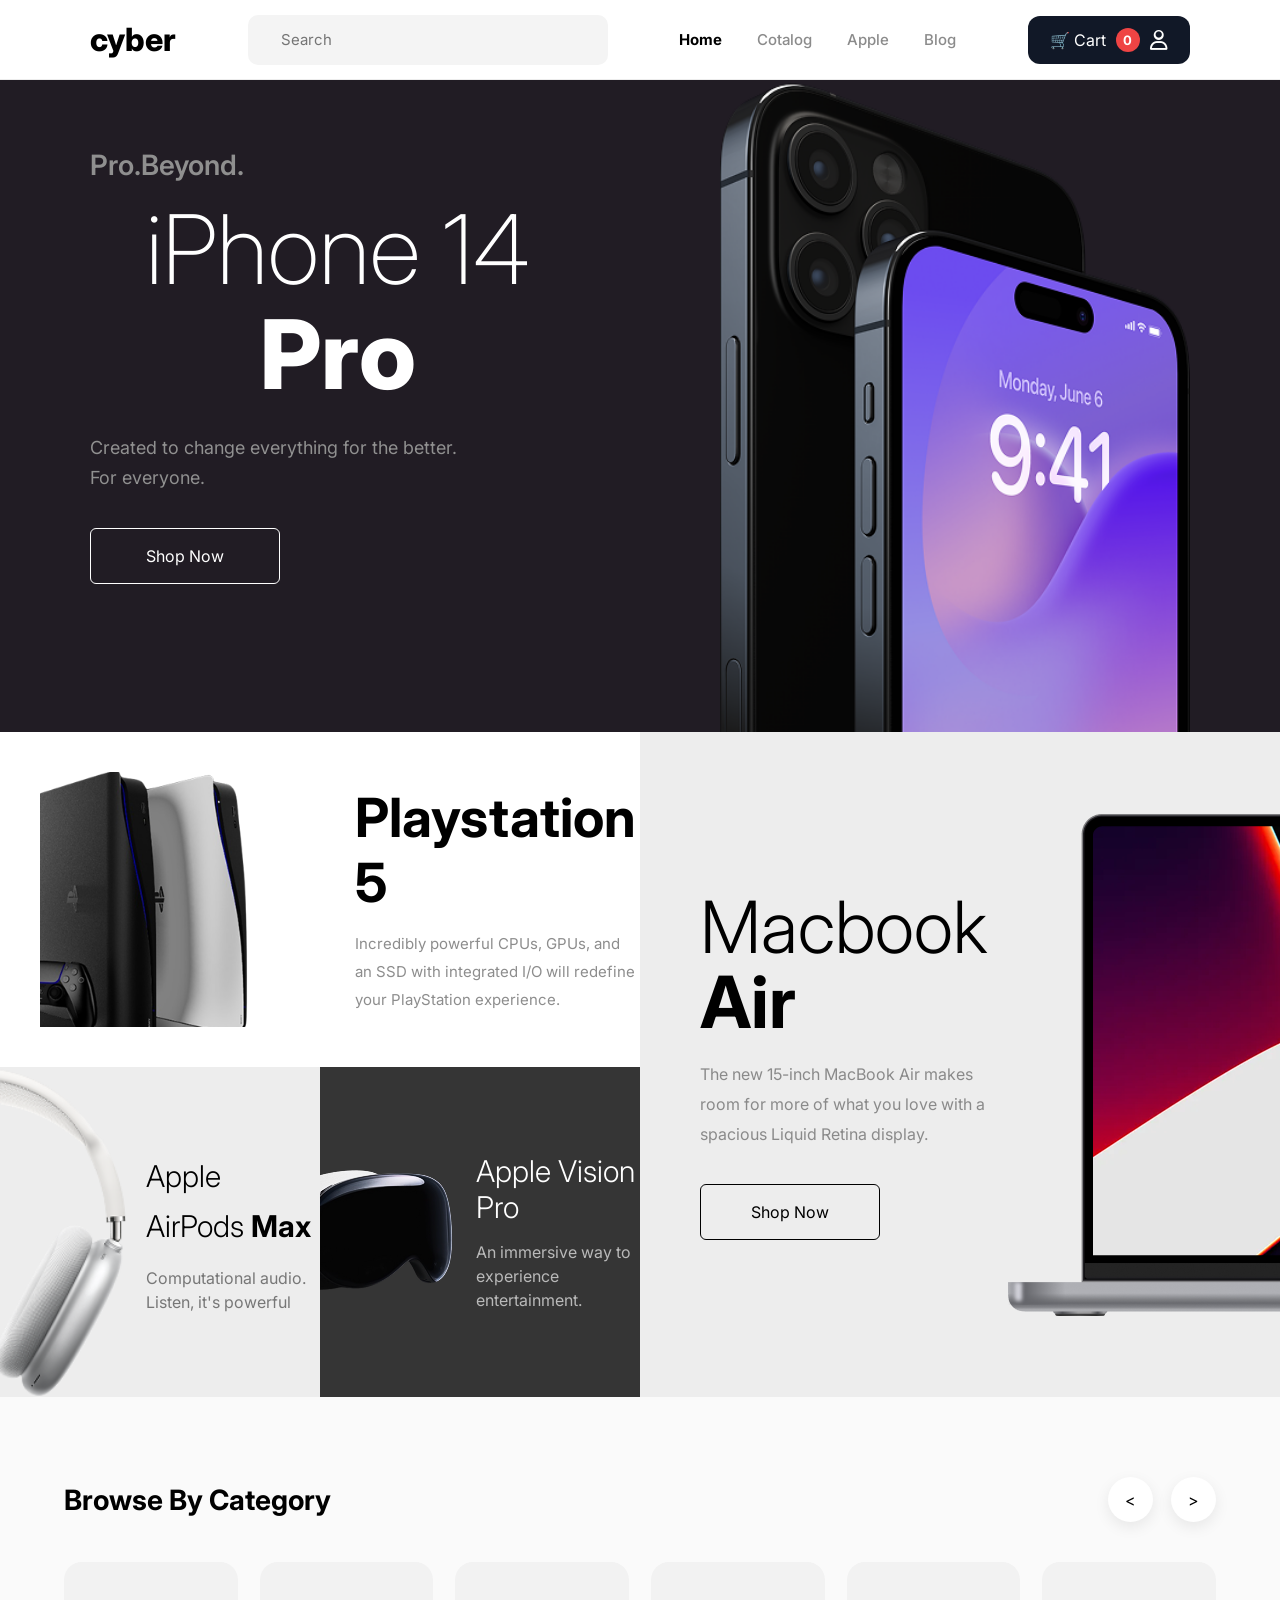
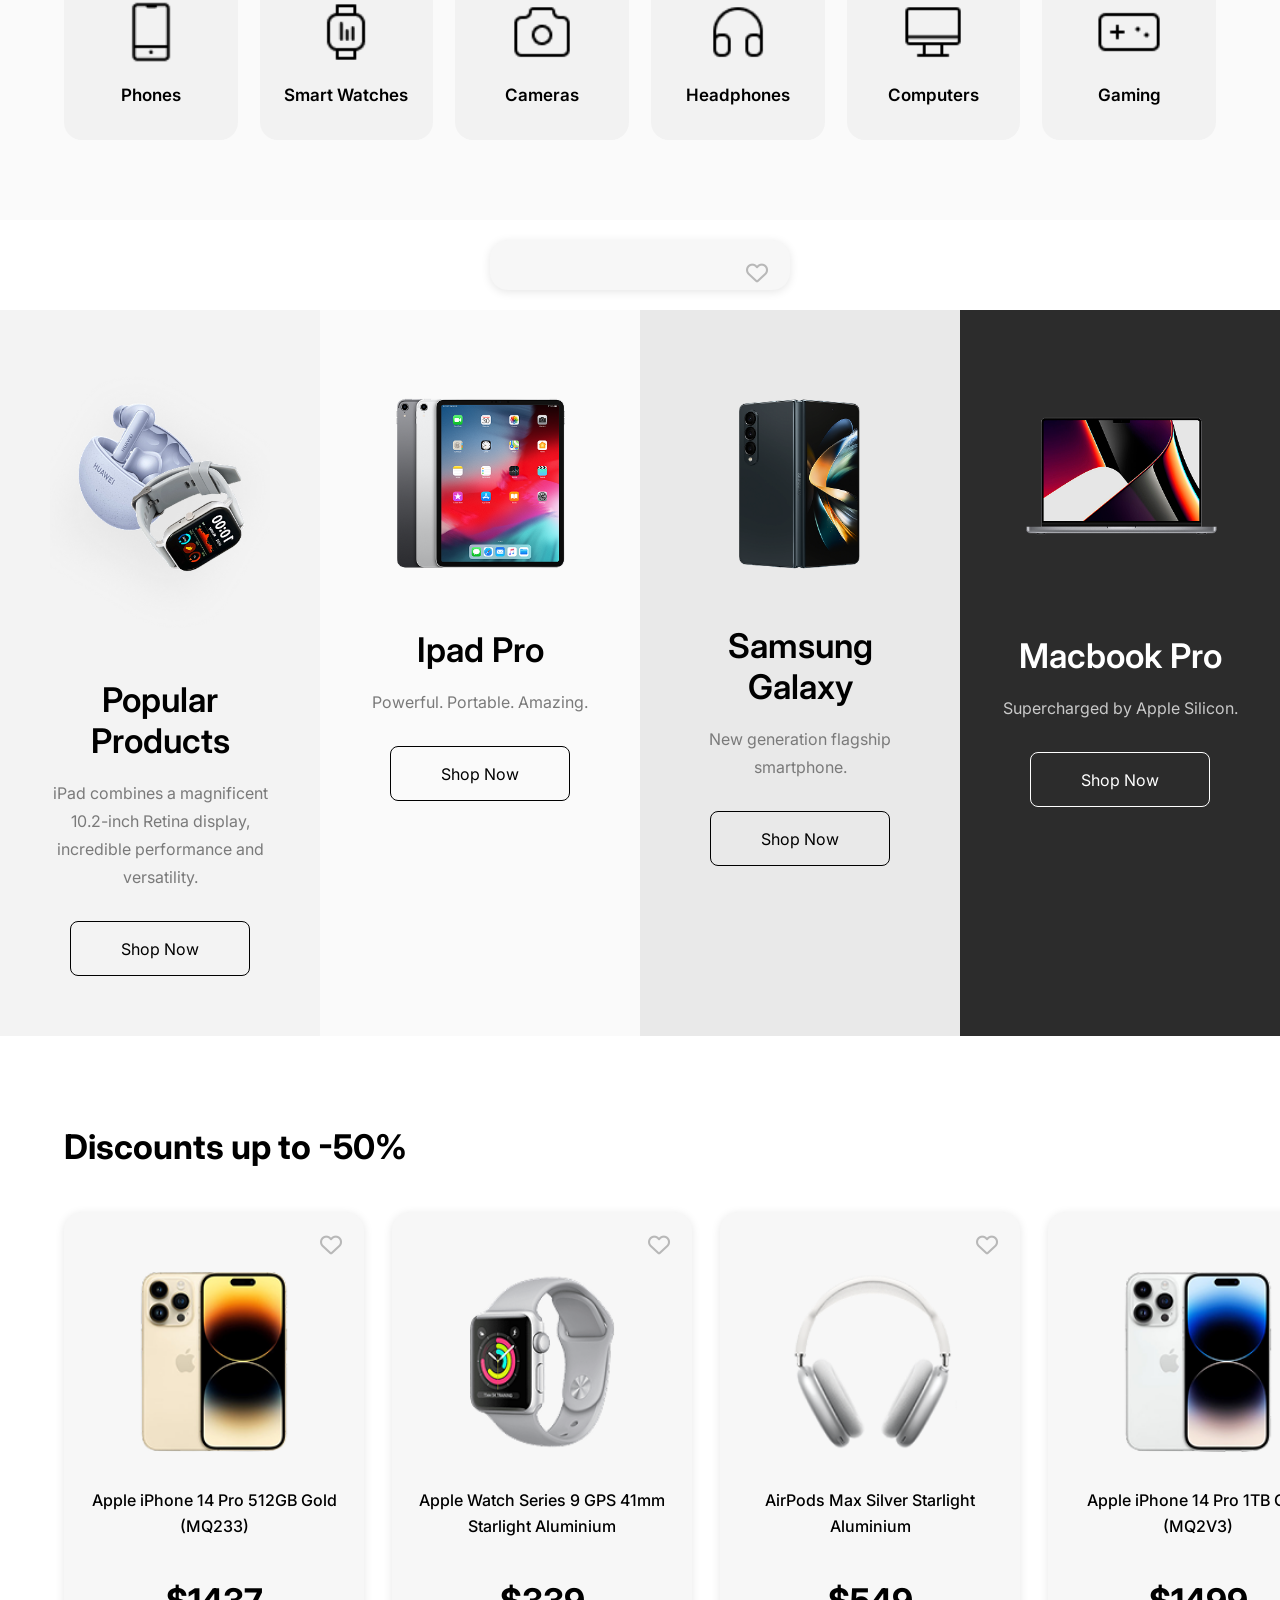
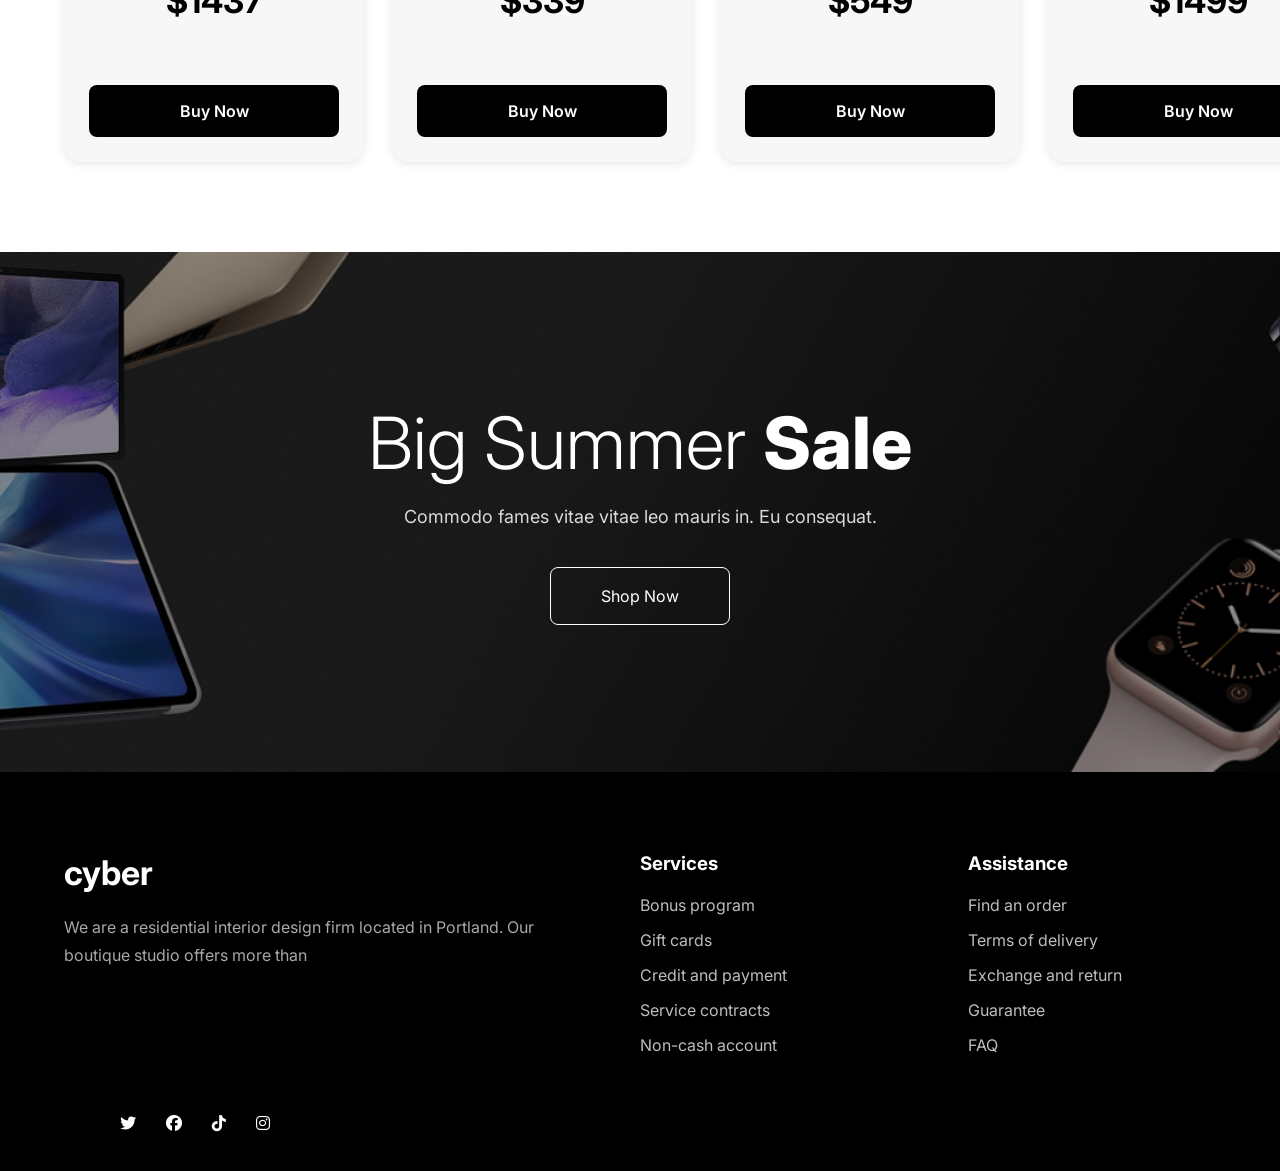
<file: index.html>
<!doctype html>
<html lang="en">
  <head>
    <meta charset="UTF-8" />
    <meta name="viewport" content="width=device-width, initial-scale=1.0" />
    <title>Cyber Shop</title>
    <link rel="stylesheet" href="style.css" />
    <link rel="preconnect" href="https://fonts.googleapis.com" />
    <link
      href="https://fonts.googleapis.com/css2?family=Inter:wght@300;400;500;600;700&display=swap"
      rel="stylesheet"
    />
    <link
      rel="stylesheet"
      href="https://cdnjs.cloudflare.com/ajax/libs/font-awesome/6.5.2/css/all.min.css"
    />
  </head>
  <body>
    <header>
      <div class="logo">cyber</div>
      <div class="search">
        <!-- <i class="fa-solid fa-magnifying-glass"></i> -->
        <input type="text" placeholder="Search" />
      </div>
      <nav>
        <a href="#" class="active">Home</a>

        <a href="./cotalog.html">Cotalog</a>
        <a href="./apple.html">Apple</a>
        <a href="#">Blog</a>
      </nav>

      <div class="icons">
        <button id="headerBtn">
          🛒 Cart
          <span id="cartCount">0</span>
          <i class="fa-regular fa-user"></i>
        </button>
      </div>
    </header>
    <!-- 3.Cart (Savatcha) -->
    <section id="cart">
      <header id="cartHeader">
        <h2>Shopping Cart</h2>
        <button id="cartClose">X</button>
      </header>
      <section id="cartItems">
        <!-- js dan tavar -->
      </section>
      <h3>Total items: <span id="totalItems">0</span></h3>
      <h3>Total price: <span id="totalPrice">0</span></h3>
      <button id="clearCarts">Clear Carts</button>
    </section>

    <section class="hero">
      <div class="hero-text">
        <h4>Pro.Beyond.</h4>
        <h1>iPhone 14 <span>Pro</span></h1>
        <p>Created to change everything for the better. For everyone.</p>
        <button>Shop Now</button>
      </div>
      <div class="hero-image">
        <img src="./assets/Iphone.png" alt="" />
      </div>
    </section>
    <section class="showcase">
      <div class="left">
        <div class="ps5">
          <img src="./assets/PlayStation.png" alt="" />

          <div class="text">
            <h2>Playstation 5</h2>

            <p>
              Incredibly powerful CPUs, GPUs, and an SSD with integrated I/O
              will redefine your PlayStation experience.
            </p>
          </div>
        </div>

        <div class="bottom">
          <div class="airpods">
            <img src="./assets/AirPods.png" alt="" />

            <div class="text">
              <h3>Apple AirPods <span>Max</span></h3>

              <p>
                Computational audio.<br />
                Listen, it's powerful
              </p>
            </div>
          </div>

          <div class="vision">
            <img src="./assets/VirOch.png" alt="" />

            <div class="text">
              <h3>Apple Vision Pro</h3>

              <p>An immersive way to experience entertainment.</p>
            </div>
          </div>
        </div>
      </div>

      <div class="right">
        <div class="content">
          <h2>Macbook <span>Air</span></h2>

          <p>
            The new 15-inch MacBook Air makes room for more of what you love
            with a spacious Liquid Retina display.
          </p>

          <button>Shop Now</button>
        </div>

        <img src="./assets/MacBook Pro 14.png" alt="" />
      </div>
    </section>

    <!-- 2 -->
    <!--  CATEGORY -->

    <section class="categories">
      <div class="container">
        <div class="title">
          <h2>Browse By Category</h2>

          <div class="str">
            <div><p><</p></div>
            <div><p>></p></div>
          </div>
        </div>

        <div class="category-grid">
          <div class="category-card">
            <img src="./assets/Phones.png" alt="" />

            <h4>Phones</h4>
          </div>

          <div class="category-card">
            <img src="./assets/Smart Watches.png" alt="" />

            <h4>Smart Watches</h4>
          </div>

          <div class="category-card">
            <img src="./assets/Cameras.png" alt="" />

            <h4>Cameras</h4>
          </div>

          <div class="category-card">
            <img src="./assets/Headphones.png" alt="" />

            <h4>Headphones</h4>
          </div>

          <div class="category-card">
            <img src="./assets/Computers.png" alt="" />

            <h4>Computers</h4>
          </div>

          <div class="category-card">
            <img src="./assets/Gaming.png" alt="" />

            <h4>Gaming</h4>
          </div>
        </div>
      </div>
    </section>

    <!--  PRODUCTS  -->

    <section class="product-list">
      <div class="card">
        <i class="fa-regular fa-heart"></i>
      </div>
    </section>

    <!--  POPULAR PRODUCTS  -->

    <section class="popular">
      <div class="popular-card gray">
        <img src="./assets/Popular product.png" alt="" />

        <h2>Popular Products</h2>

        <p>
          iPad combines a magnificent 10.2-inch Retina display, incredible
          performance and versatility.
        </p>
        <button>Shop Now</button>
      </div>
      <div class="popular-card white">
        <img src="./assets/Ipad Pro.png" alt="" />
        <h2>Ipad Pro</h2>
        <p>Powerful. Portable. Amazing.</p>
        <button>Shop Now</button>
      </div>
      <div class="popular-card dark">
        <img src="./assets/Samsung galaxy.png" alt="" />
        <h2>Samsung Galaxy</h2>
        <p>New generation flagship smartphone.</p>
        <button>Shop Now</button>
      </div>
      <div class="popular-card black">
        <img src="./assets/Macbook 1.png" alt="" />
        <h2>Macbook Pro</h2>
        <p>Supercharged by Apple Silicon.</p>
        <button>Shop Now</button>
      </div>
    </section>
    <!--  DISCOUNT  -->

    <section class="discount">
      <div class="container">
        <h2>Discounts up to -50%</h2>
        <div class="products-grid">
          <div class="card">
            <i class="fa-regular fa-heart"></i>
            <img src="./assets/Iphone 14 pro.png" />
            <h3>Apple iPhone 14 Pro 512GB Gold (MQ233)</h3>
            <h2>$1437</h2>
            <button>Buy Now</button>
          </div>

          <div class="card">
            <i class="fa-regular fa-heart"></i>

            <img src="./assets/Apple Watch.png" />

            <h3>Apple Watch Series 9 GPS 41mm Starlight Aluminium</h3>

            <h2>$339</h2>

            <button>Buy Now</button>
          </div>

          <div class="card">
            <i class="fa-regular fa-heart"></i>

            <img src="./assets/AirPodsMax.png" />

            <h3>AirPods Max Silver Starlight Aluminium</h3>

            <h2>$549</h2>

            <button>Buy Now</button>
          </div>

          <div class="card">
            <i class="fa-regular fa-heart"></i>

            <img src="./assets/Iphone 14 pro 1tb gold.png" />

            <h3>Apple iPhone 14 Pro 1TB Gold (MQ2V3)</h3>

            <h2>$1499</h2>

            <button>Buy Now</button>
          </div>
        </div>
      </div>
    </section>

    <!--  SUMMER SALE  -->

    <section class="banner">
      <div class="overlay">
        <h1>Big Summer <span>Sale</span></h1>

        <p>Commodo fames vitae vitae leo mauris in. Eu consequat.</p>

        <button>Shop Now</button>
      </div>
    </section>

    <!--  FOOTER  -->

    <footer>
      <div class="container footer-grid">
        <div>
          <h2>cyber</h2>

          <p>
            We are a residential interior design firm located in Portland. Our
            boutique studio offers more than
          </p>
        </div>

        <div>
          <h3>Services</h3>

          <ul>
            <li>Bonus program</li>

            <li>Gift cards</li>

            <li>Credit and payment</li>

            <li>Service contracts</li>

            <li>Non-cash account</li>
          </ul>
        </div>

        <div>
          <h3>Assistance</h3>

          <ul>
            <li>Find an order</li>

            <li>Terms of delivery</li>

            <li>Exchange and return</li>

            <li>Guarantee</li>

            <li>FAQ</li>
          </ul>
        </div>
      </div>

      <div class="social">
        <i class="fa-brands fa-twitter"></i>

        <i class="fa-brands fa-facebook"></i>

        <i class="fa-brands fa-tiktok"></i>

        <i class="fa-brands fa-instagram"></i>
      </div>
    </footer>
    <script src="./app.js"></script>
  </body>
</html>
</file>
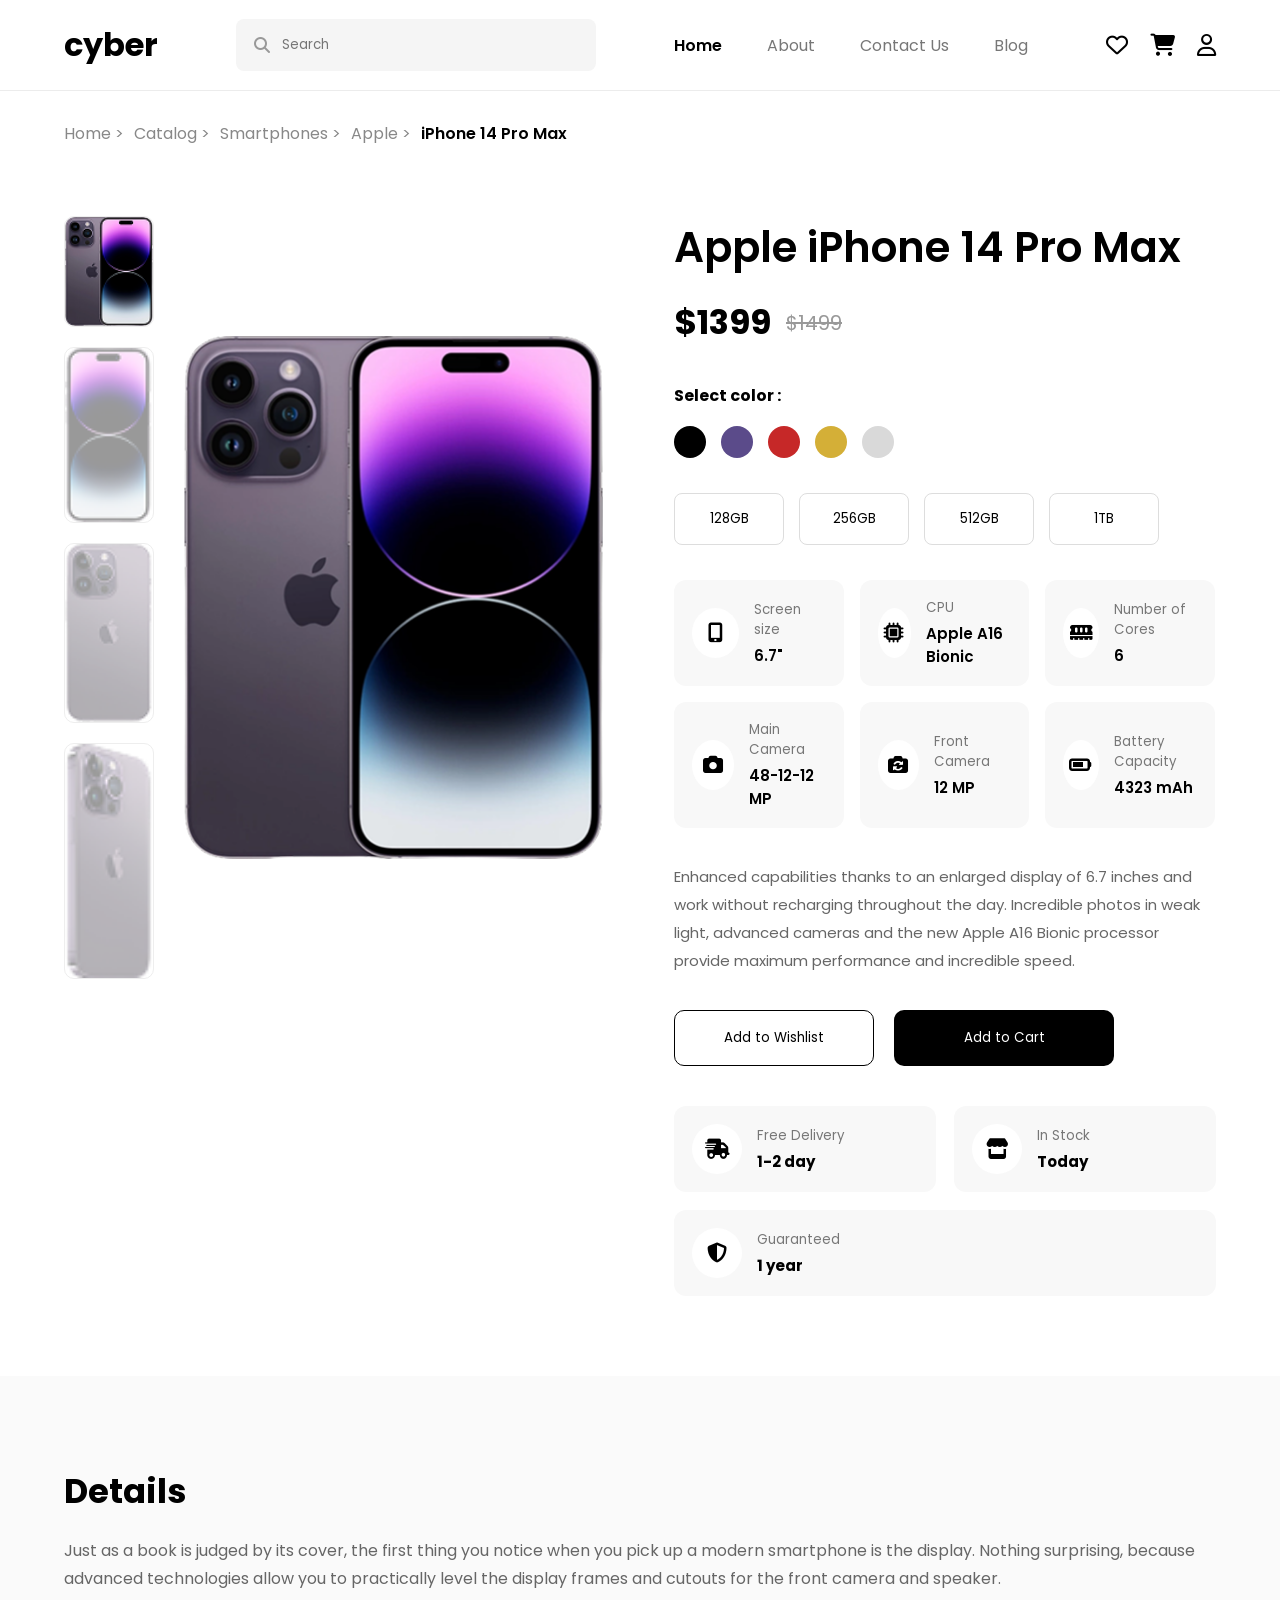
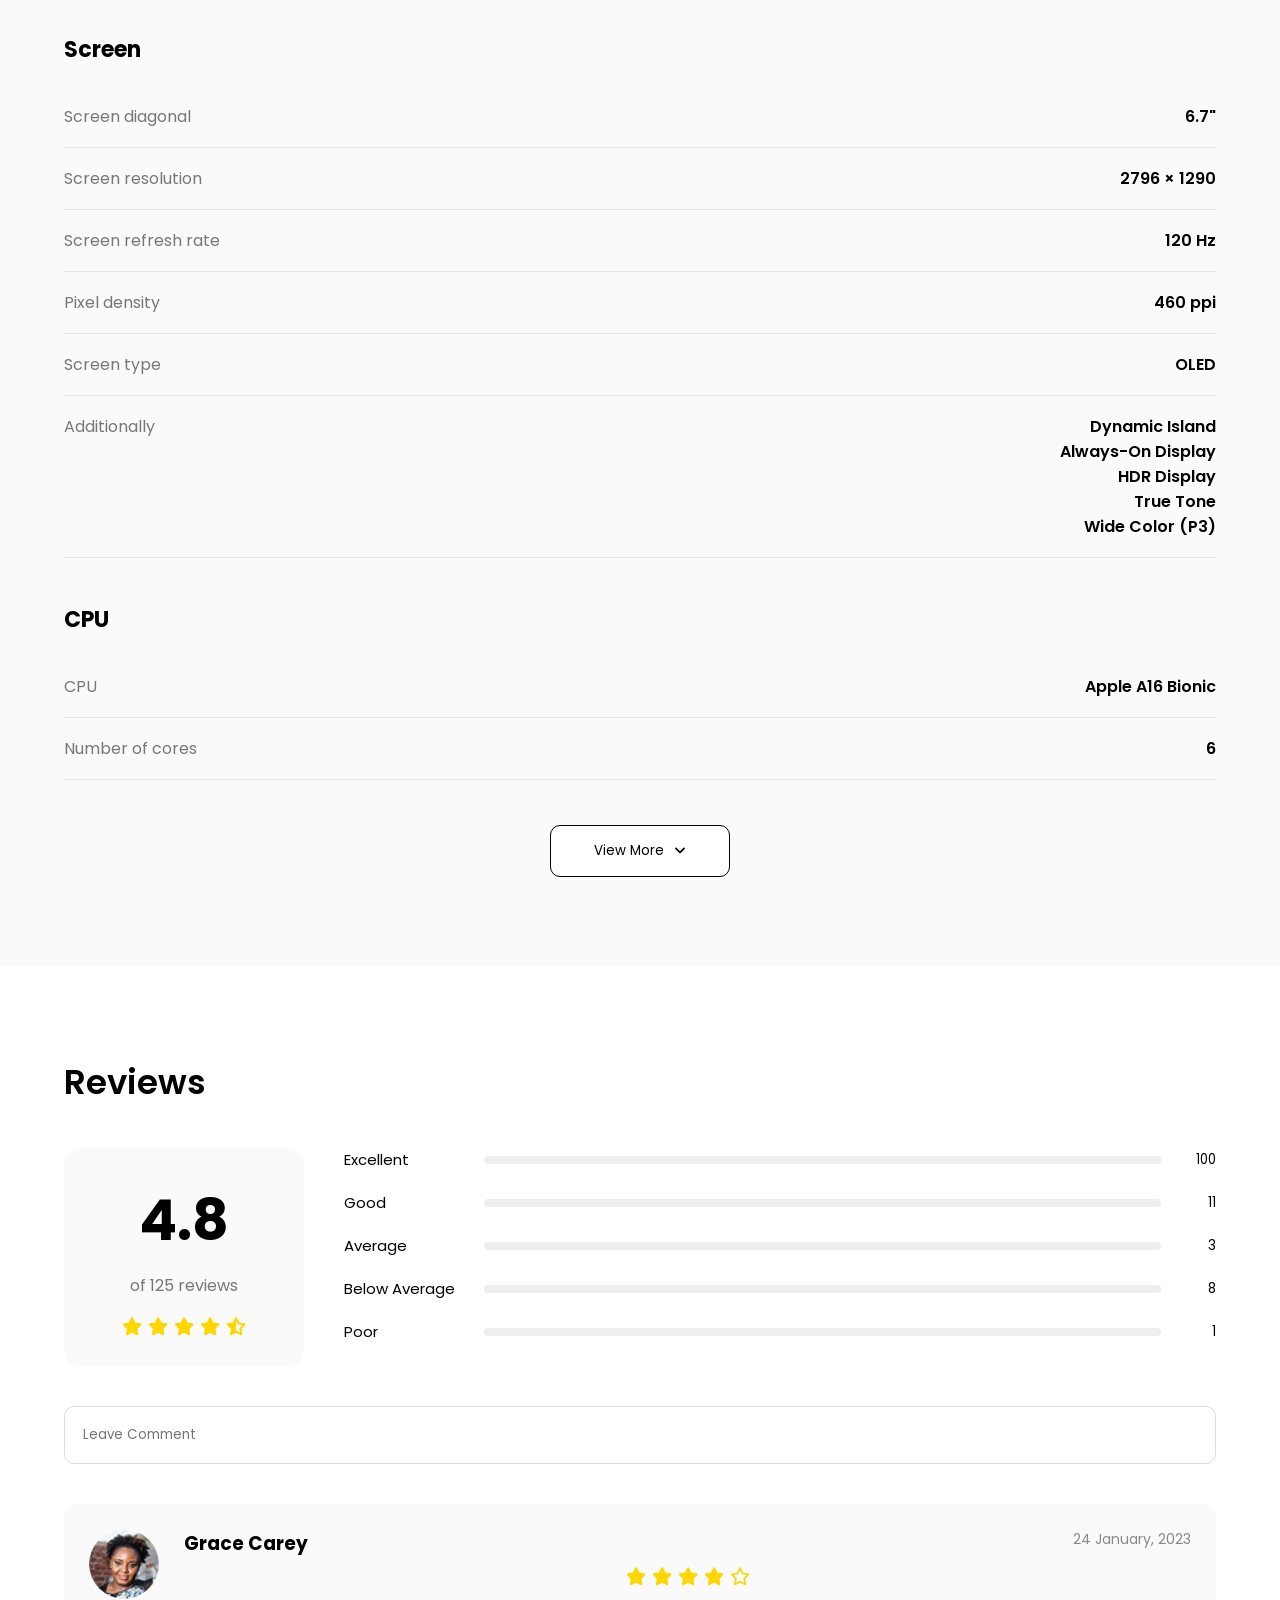
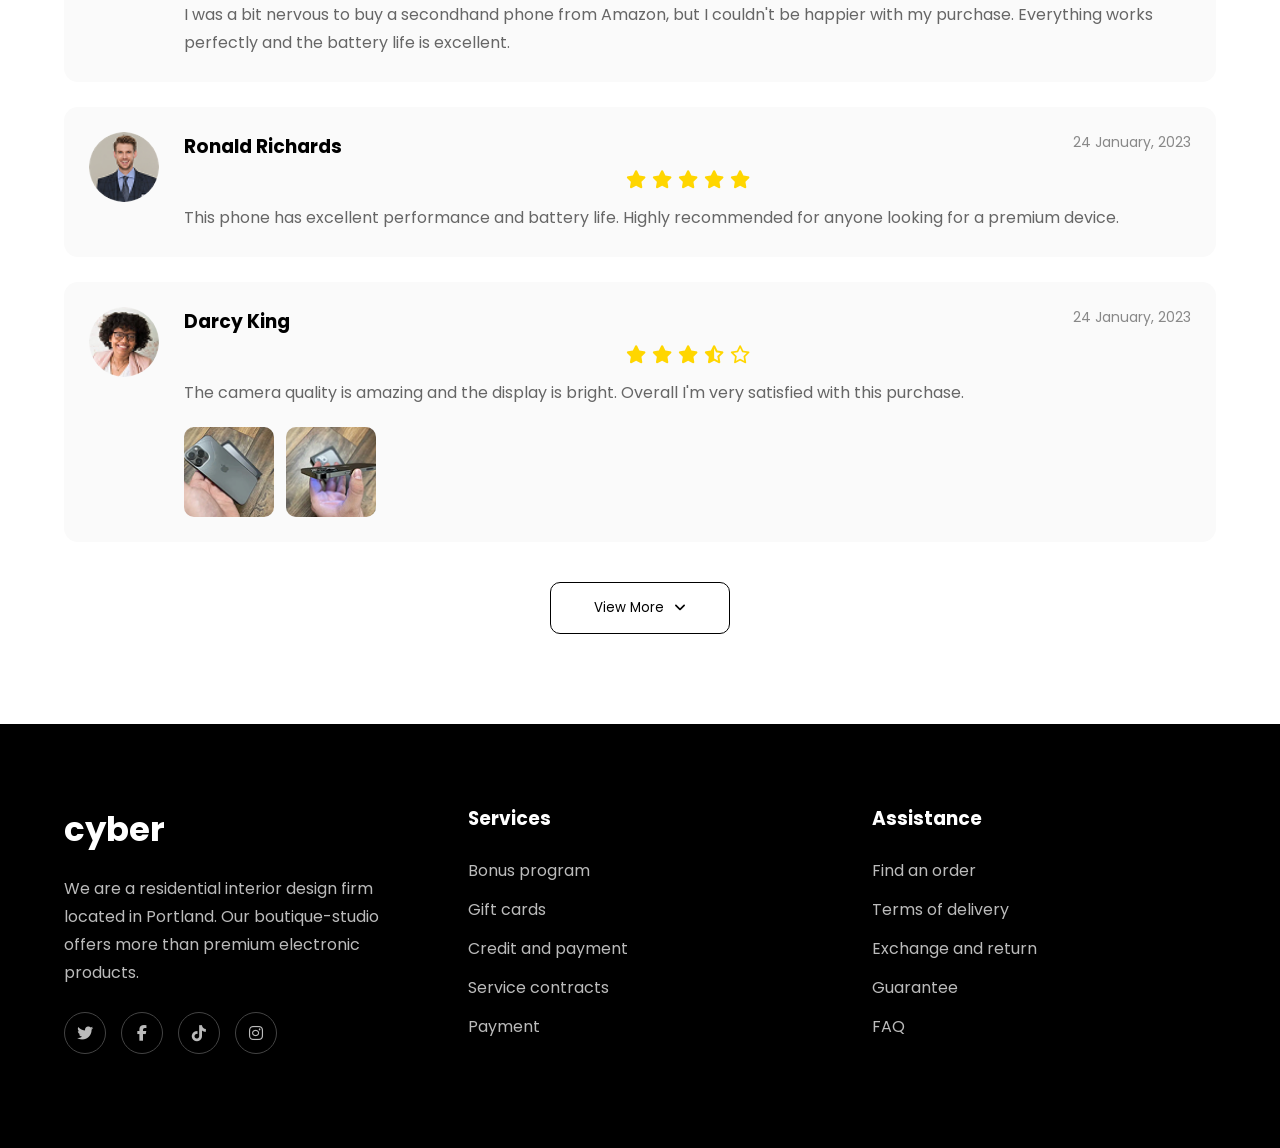
<file: apple.html>
<!doctype html>
<html lang="en">
  <head>
    <meta charset="UTF-8" />
    <meta name="viewport" content="width=device-width, initial-scale=1.0" />
    <title>iPhone 14 Pro Max</title>
    <!-- Google Font -->
    <link rel="preconnect" href="https://fonts.googleapis.com" />
    <link rel="preconnect" href="https://fonts.gstatic.com" crossorigin />
    <link href="https://fonts.googleapis.com/css2?family=Poppins:wght@300;400;500;600;700&display=swap" rel="stylesheet"/>
    <!-- Font Awesome -->
    <link rel="stylesheet" href="https://cdnjs.cloudflare.com/ajax/libs/font-awesome/6.6.0/css/all.min.css"/>
    <link rel="stylesheet" href="./apple.css" />
  </head>

  <body>
    <!--  HEADER  -->
    <header class="header">
      <div class="container">
        <div class="nav">
          <div class="logo">
            <h2>cyber</h2>
          </div>

          <div class="search">
            <i class="fa-solid fa-magnifying-glass"></i>

            <input type="text" placeholder="Search" />
          </div>

          <ul class="menu">
            <li><a class="active" href="./index.html">Home</a></li>

            <li><a href="#">About</a></li>

            <li><a href="#">Contact Us</a></li>

            <li><a href="#">Blog</a></li>
          </ul>

          <div class="icons">
            <i class="fa-regular fa-heart"></i>

            <i class="fa-solid fa-cart-shopping"></i>

            <i class="fa-regular fa-user"></i>
          </div>
        </div>
      </div>
    </header>

    <section class="breadcrumbs">
      <div class="container">
        <a href="./index.html">Home ></a>
        <a href="#">Catalog ></a>
        <a href="#">Smartphones ></a>
        <a href="#">Apple ></a>
        <span>iPhone 14 Pro Max</span>
      </div>
    </section>

    <!--  PRODUCT  -->

    <section class="product">
      <div class="container">
        <div class="product-layout">
          <!-- LEFT -->

          <div class="gallery">
            <div class="thumbs">
              <img src="./assets/iphone142.png" alt="iphone"/>
              <img src="./assets/iphoneold.png" alt="iphone"/>
              <img src="./assets/iphoneOrt.png" alt="iphone"/>
              <img src="./assets/iphoneBak.png" alt="iphone"/>
            </div>
            <div class="main-image">
              <img src="./assets/Apple 14pro MAx.png" alt="iphone"/>
            </div>
          </div>
          <!-- RIGHT -->
          <div class="product-info">
            <h1>Apple iPhone 14 Pro Max</h1>
            <div class="price">
              <h2>$1399</h2>
              <del>$1499</del>
            </div>
            <h4>Select color :</h4>
            <div class="colors">
              <span class="black"></span>
              <span class="purple"></span>
              <span class="red"></span>
              <span class="gold"></span>
              <span class="silver"></span>
            </div>
            <div class="memory">
              <button>128GB</button>

              <button>256GB</button>

              <button>512GB</button>

              <button >1TB</button>
            </div>
            <!--  PRODUCT SPECIFICATIONS  -->

            <div class="specs">
              <div class="spec-card">
                <i class="fa-solid fa-mobile-screen-button"></i>

                <div>
                  <small>Screen size</small>

                  <h5>6.7"</h5>
                </div>
              </div>

              <div class="spec-card">
                <i class="fa-solid fa-microchip"></i>

                <div>
                  <small>CPU</small>

                  <h5>Apple A16 Bionic</h5>
                </div>
              </div>

              <div class="spec-card">
                <i class="fa-solid fa-memory"></i>

                <div>
                  <small>Number of Cores</small>

                  <h5>6</h5>
                </div>
              </div>

              <div class="spec-card">
                <i class="fa-solid fa-camera"></i>

                <div>
                  <small>Main Camera</small>

                  <h5>48-12-12 MP</h5>
                </div>
              </div>

              <div class="spec-card">
                <i class="fa-solid fa-camera-rotate"></i>

                <div>
                  <small>Front Camera</small>

                  <h5>12 MP</h5>
                </div>
              </div>

              <div class="spec-card">
                <i class="fa-solid fa-battery-three-quarters"></i>

                <div>
                  <small>Battery Capacity</small>

                  <h5>4323 mAh</h5>
                </div>
              </div>
            </div>

            <!--  DESCRIPTION  -->

            <p class="description">
              Enhanced capabilities thanks to an enlarged display of 6.7 inches
              and work without recharging throughout the day. Incredible photos
              in weak light, advanced cameras and the new Apple A16 Bionic
              processor provide maximum performance and incredible speed.
            </p>

            <!--  BUTTONS  -->

            <div class="buttons">
              <button class="wish-btn">Add to Wishlist</button>

              <button class="cart-btn">Add to Cart</button>
            </div>

            <!--  DELIVERY  -->

            <div class="delivery">
              <div class="delivery-card">
                <i class="fa-solid fa-truck-fast"></i>

                <div>
                  <small>Free Delivery</small>

                  <h5>1-2 day</h5>
                </div>
              </div>

              <div class="delivery-card">
                <i class="fa-solid fa-store"></i>

                <div>
                  <small>In Stock</small>

                  <h5>Today</h5>
                </div>
              </div>

              <div class="delivery-card">
                <i class="fa-solid fa-shield-halved"></i>

                <div>
                  <small>Guaranteed</small>

                  <h5>1 year</h5>
                </div>
              </div>
            </div>
          </div>
        </div>
      </div>
    </section>
    <!--  DETAILS  -->

    <section class="details">
      <div class="container">
        <h2>Details</h2>

        <p class="details-text">
          Just as a book is judged by its cover, the first thing you notice when
          you pick up a modern smartphone is the display. Nothing surprising,
          because advanced technologies allow you to practically level the
          display frames and cutouts for the front camera and speaker.
        </p>

        <!-- Screen -->

        <div class="detail-box">
          <h3>Screen</h3>

          <div class="detail-row">
            <span>Screen diagonal</span>

            <strong>6.7"</strong>
          </div>

          <div class="detail-row">
            <span>Screen resolution</span>

            <strong>2796 × 1290</strong>
          </div>

          <div class="detail-row">
            <span>Screen refresh rate</span>

            <strong>120 Hz</strong>
          </div>

          <div class="detail-row">
            <span>Pixel density</span>

            <strong>460 ppi</strong>
          </div>

          <div class="detail-row">
            <span>Screen type</span>

            <strong>OLED</strong>
          </div>

          <div class="detail-row">
            <span>Additionally</span>

            <strong>
              Dynamic Island <br />

              Always-On Display <br />

              HDR Display <br />

              True Tone <br />

              Wide Color (P3)
            </strong>
          </div>
        </div>

        <!-- CPU -->

        <div class="detail-box">
          <h3>CPU</h3>

          <div class="detail-row">
            <span>CPU</span>

            <strong>Apple A16 Bionic</strong>
          </div>

          <div class="detail-row">
            <span>Number of cores</span>

            <strong>6</strong>
          </div>
        </div>

        <div class="view-btn">
          <button>
            View More

            <i class="fa-solid fa-angle-down"></i>
          </button>
        </div>
      </div>
    </section>
    <!--  REVIEWS  -->

    <section class="reviews">
      
      <div class="container">
        <h2 class="section-title">Reviews</h2>

        <!-- Rating Summary -->

        <div class="review-top">
          
          <div class="rating-box">
            <h1>4.8</h1>

            <p>of 125 reviews</p>

            <div class="stars">
              <i class="fa-solid fa-star"></i>
              <i class="fa-solid fa-star"></i>
              <i class="fa-solid fa-star"></i>
              <i class="fa-solid fa-star"></i>
              <i class="fa-solid fa-star-half-stroke"></i>
            </div>
          </div>

          <div class="rating-bars">
            <div class="bar-row">
              <span>Excellent</span>

              <div class="bar">
                <div class="fill fill1"></div>
              </div>

              <small>100</small>
            </div>

            <div class="bar-row">
              <span>Good</span>

              <div class="bar">
                <div class="fill fill2"></div>
              </div>

              <small>11</small>
            </div>

            <div class="bar-row">
              <span>Average</span>

              <div class="bar">
                <div class="fill fill3"></div>
              </div>

              <small>3</small>
            </div>

            <div class="bar-row">
              <span>Below Average</span>

              <div class="bar">
                <div class="fill fill4"></div>
              </div>

              <small>8</small>
            </div>

            <div class="bar-row">
              <span>Poor</span>

              <div class="bar">
                <div class="fill fill5"></div>
              </div>

              <small>1</small>
            </div>
          </div>
        </div>

        <!-- Comment -->

        <div class="comment-box">
          <input type="text" placeholder="Leave Comment" />
        </div>

        <!-- Review 1 -->

        <div class="review-card">
          <div class="review-user">
            <img src="./assets/User Pic.png" alt="img" />
          </div>

          <div class="review-content">
            <div class="review-header">
              <h3>Grace Carey</h3>

              <span>24 January, 2023</span>
            </div>

            <div class="stars">
              <i class="fa-solid fa-star"></i>
              <i class="fa-solid fa-star"></i>
              <i class="fa-solid fa-star"></i>
              <i class="fa-solid fa-star"></i>
              <i class="fa-regular fa-star"></i>
            </div>

            <p>
              I was a bit nervous to buy a secondhand phone from Amazon, but I
              couldn't be happier with my purchase. Everything works perfectly
              and the battery life is excellent.
            </p>
          </div>
        </div>

        <!-- Review 2 -->

        <div class="review-card">
          <div class="review-user">
            <img src="./assets/User Pic-1.png" alt="img" />
          </div>

          <div class="review-content">
            <div class="review-header">
              <h3>Ronald Richards</h3>

              <span>24 January, 2023</span>
            </div>

            <div class="stars">
              <i class="fa-solid fa-star"></i>
              <i class="fa-solid fa-star"></i>
              <i class="fa-solid fa-star"></i>
              <i class="fa-solid fa-star"></i>
              <i class="fa-solid fa-star"></i>
            </div>

            <p>
              This phone has excellent performance and battery life. Highly
              recommended for anyone looking for a premium device.
            </p>
          </div>
        </div>

        <!-- Review 3 -->

        <div class="review-card">
          <div class="review-user">
            <img src="./assets/User Pic-2.png" alt="User" />
          </div>

          <div class="review-content">
            <div class="review-header">
              <h3>Darcy King</h3>

              <span>24 January, 2023</span>
            </div>

            <div class="stars">
              <i class="fa-solid fa-star"></i>
              <i class="fa-solid fa-star"></i>
              <i class="fa-solid fa-star"></i>
              <i class="fa-solid fa-star-half-stroke"></i>
              <i class="fa-regular fa-star"></i>
            </div>

            <p>
              The camera quality is amazing and the display is bright. Overall
              I'm very satisfied with this purchase.
            </p>

            <div class="review-images">
              <img src="./assets/Review=Image1.png" alt="img" />
              <img src="./assets/Review=Image2.png" alt="img" />
            </div>
          </div>
        </div>

        <div class="view-btn">
          <button>
            View More

            <i class="fa-solid fa-angle-down"></i>
          </button>
        </div>
      </div>
    </section>
    <!--  RELATED PRODUCTS  -->

    <!-- <section class="related"> 
      <div class="container">
        <div class="section-header">
          <h2>Related Products</h2>
        </div>

        <div class="related-list">
         

          <div class="product-card">
            <i class="fa-regular fa-heart heart"></i>

            <img src="images/p1.png" alt="iPhone" />

            <h4 class="card-title">
              Apple iPhone 14 Pro Max 128GB Deep Purple
            </h4>

            <h3 class="card-price">$900</h3>

            <button class="buy-btn">Buy Now</button>
          </div>

          

          <div class="product-card">
            <i class="fa-regular fa-heart heart"></i>

            <img src="images/p2.png" alt="iPhone" />

            <h4 class="card-title">Apple iPhone 14 Pro 256GB Gold</h4>

            <h3 class="card-price">$1100</h3>

            <button class="buy-btn">Buy Now</button>
          </div>

     

          <div class="product-card">
            <i class="fa-regular fa-heart heart"></i>

            <img src="images/p3.png" alt="iPhone" />

            <h4 class="card-title">Apple iPhone 14 Pro 512GB Silver</h4>

            <h3 class="card-price">$1399</h3>

            <button class="buy-btn">Buy Now</button>
          </div>

         

          <div class="product-card">
            <i class="fa-regular fa-heart heart"></i>

            <img src="images/p4.png" alt="iPhone" />

            <h4 class="card-title">Apple iPhone 13 Mini 128GB Pink</h4>

            <h3 class="card-price">$699</h3>

            <button class="buy-btn">Buy Now</button>
          </div>
        </div>
      </div>
     </section> -->

    <!--  FOOTER  -->

    <footer class="footer">
      <div class="container">
        <div class="footer-content">
          <div class="footer-column">
            <h2 class="footer-logo">cyber</h2>

            <p>
              We are a residential interior design firm located in Portland. Our
              boutique-studio offers more than premium electronic products.
            </p>

            <div class="social">
              <a href="#">
                <i class="fa-brands fa-twitter"></i>
              </a>

              <a href="#">
                <i class="fa-brands fa-facebook-f"></i>
              </a>

              <a href="#">
                <i class="fa-brands fa-tiktok"></i>
              </a>

              <a href="#">
                <i class="fa-brands fa-instagram"></i>
              </a>
            </div>
          </div>

          <div class="footer-column">
            <h3>Services</h3>

            <a href="#">Bonus program</a>

            <a href="#">Gift cards</a>

            <a href="#">Credit and payment</a>

            <a href="#">Service contracts</a>

            <a href="#">Payment</a>
          </div>

          <div class="footer-column">
            <h3>Assistance</h3>

            <a href="#">Find an order</a>

            <a href="#">Terms of delivery</a>

            <a href="#">Exchange and return</a>

            <a href="#">Guarantee</a>

            <a href="#">FAQ</a>
          </div>
        </div>
      </div>
    </footer>
  </body>
</html>
</file>
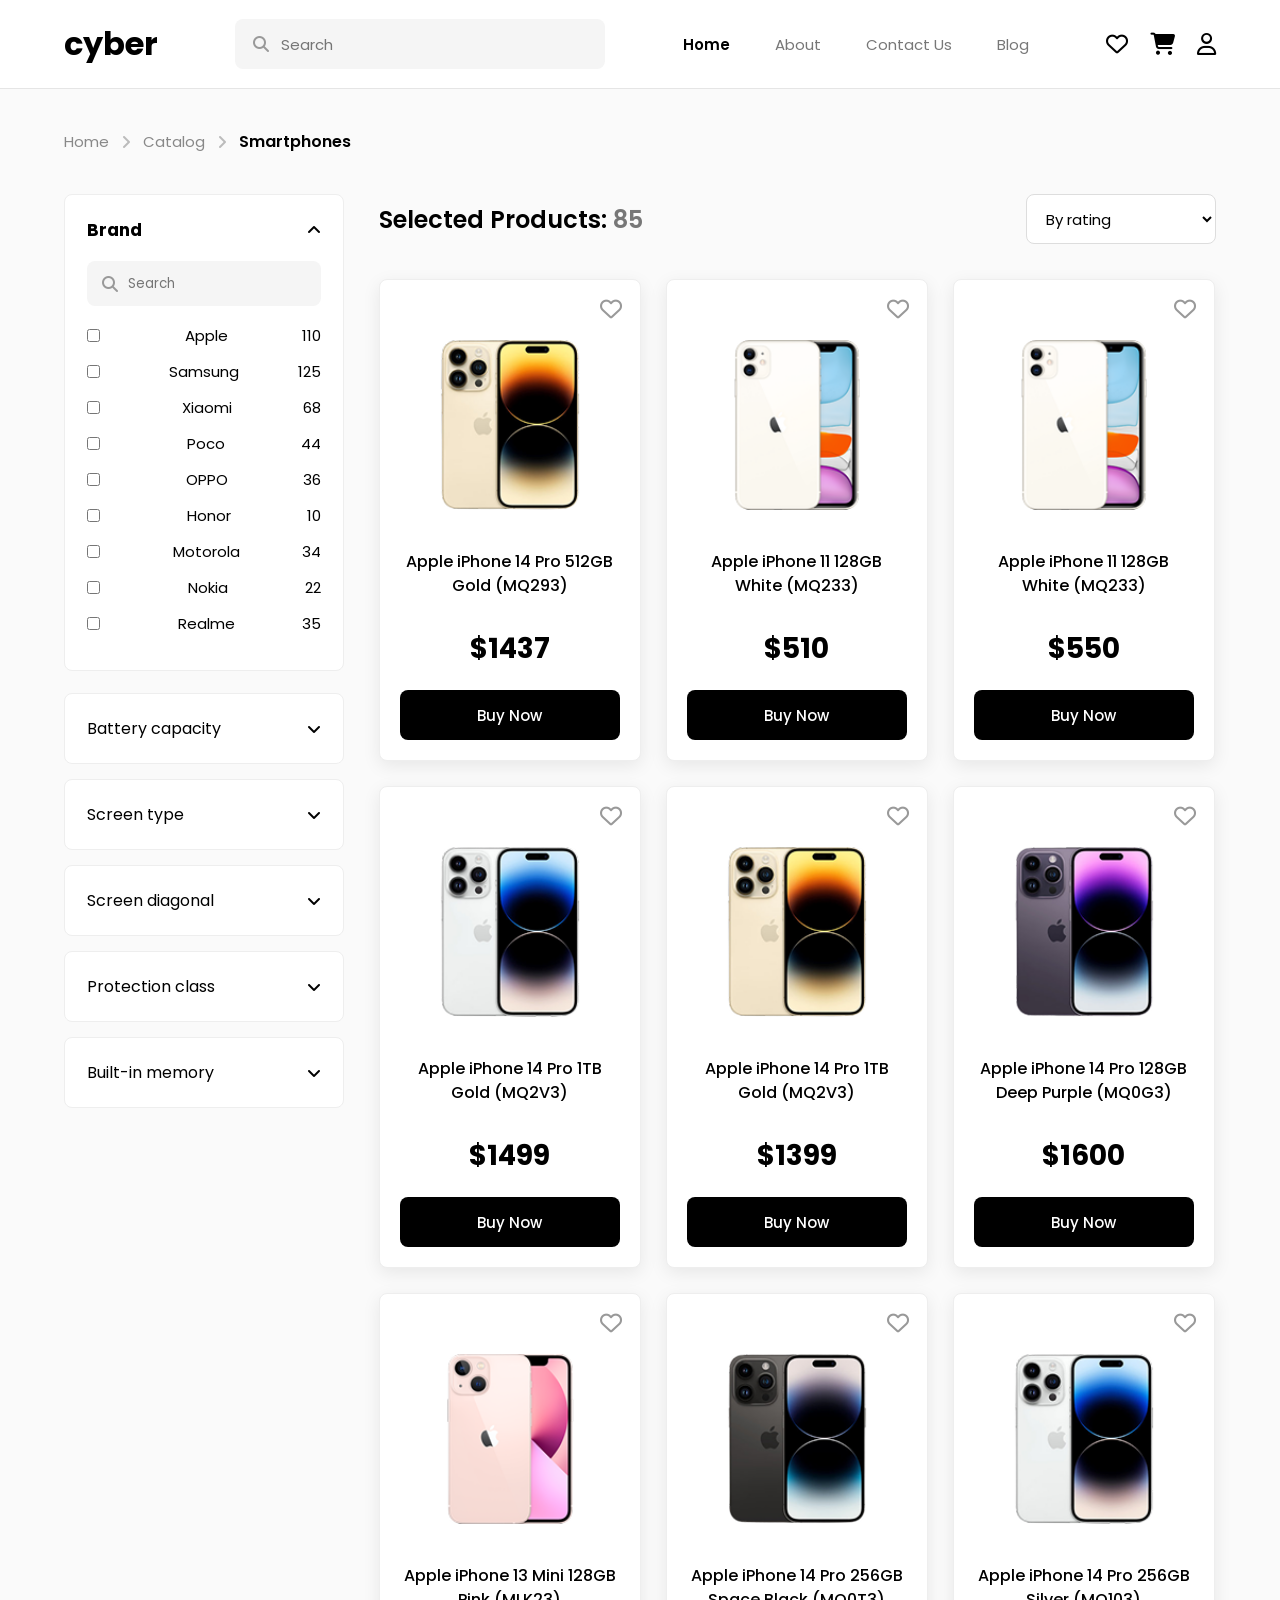
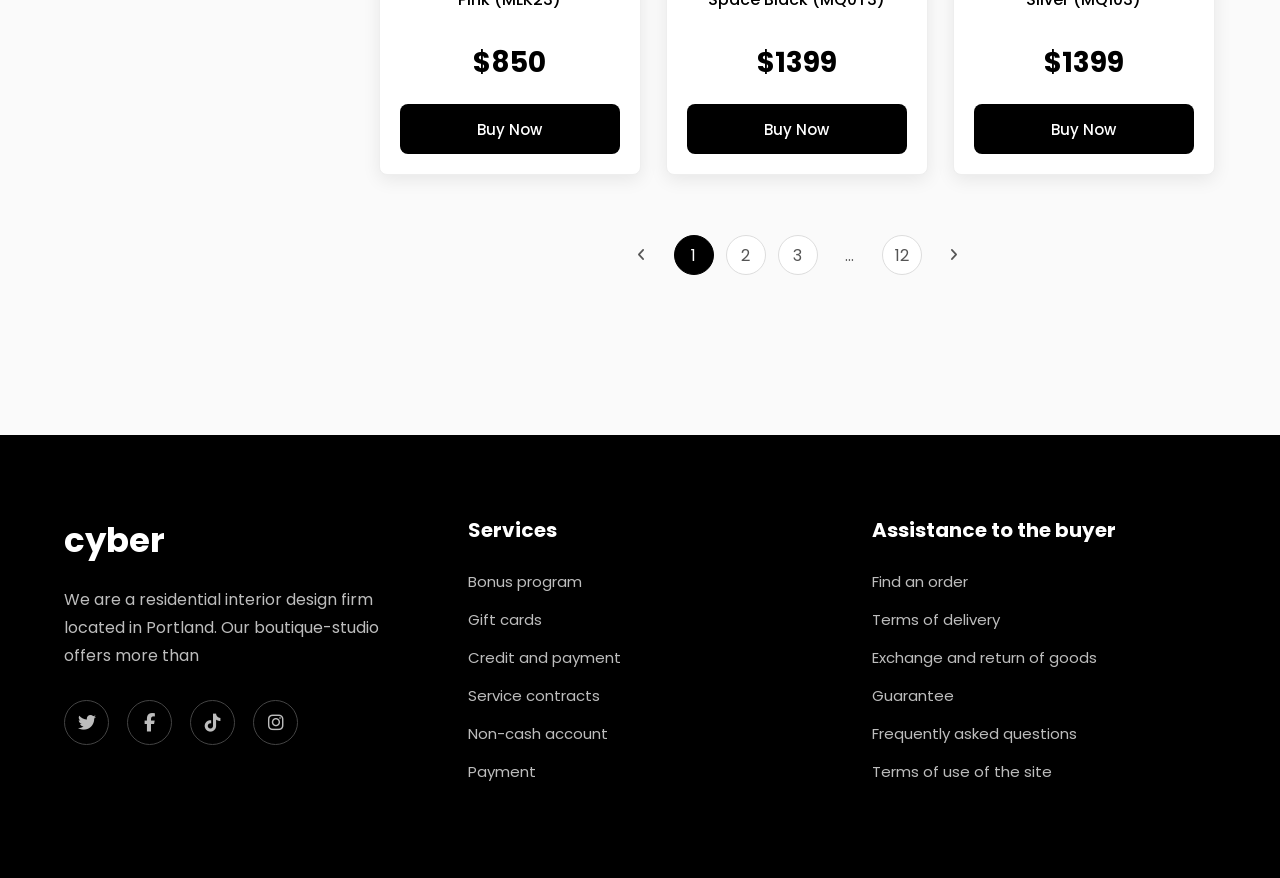
<file: cotalog.html>
<!doctype html>
<html lang="en">
  <head>
    <meta charset="UTF-8" />
    <meta name="viewport" content="width=device-width, initial-scale=1.0" />

    <!-- Google Font -->
    <link rel="preconnect" href="https://fonts.googleapis.com" />
    <link rel="preconnect" href="https://fonts.gstatic.com" crossorigin />

    <link
      href="https://fonts.googleapis.com/css2?family=Poppins:wght@300;400;500;600;700&display=swap"
      rel="stylesheet"
    />

    <!-- Font Awesome -->
    <link
      rel="stylesheet"
      href="https://cdnjs.cloudflare.com/ajax/libs/font-awesome/6.6.0/css/all.min.css"
    />
    <link rel="stylesheet" href="./cotalog.css" />
    <title>Cyber Smartphone Shop</title>
  </head>
  <body>
    <!--  HEADER  -->
    <header class="header">
      <div class="container">
        <div class="nav">
          <div class="logo">
            <h2>cyber</h2>
          </div>
          <div class="search">
            <i class="fa-solid fa-magnifying-glass"></i>
            <input type="text" placeholder="Search" />
          </div>
          <ul class="menu">
            <li><a class="active" href="./index.html">Home</a></li>
            <li><a href="#">About</a></li>
            <li><a href="#">Contact Us</a></li>
            <li><a href="#">Blog</a></li>
          </ul>
          <div class="icons">
            <i class="fa-regular fa-heart"></i>
            <i class="fa-solid fa-cart-shopping"></i>
            <i class="fa-regular fa-user"></i>
          </div>
        </div>
      </div>
    </header>
    <!--  BREADCRUMB  -->
    <section class="breadcrumbs">
      <div class="container">
        <a href="#">Home</a>
        <i class="fa-solid fa-angle-right"></i>
        <a href="#">Catalog</a>
        <i class="fa-solid fa-angle-right"></i>
        <span>Smartphones</span>
      </div>
    </section>
    <!--  MAIN  -->
    <section class="main">
      <div class="container">
        <div class="main-layout">
          <!--  SIDEBAR  -->
          <aside class="sidebar">
            <div class="filter-box">
              <div class="filter-title">
                <h4>Brand</h4>
                <i class="fa-solid fa-angle-up"></i>
              </div>
              <div class="search-brand">
                <i class="fa-solid fa-magnifying-glass"></i>
                <input type="text" placeholder="Search" />
              </div>
              <label><input type="checkbox" /> Apple <span>110</span></label>
              <label><input type="checkbox" /> Samsung <span>125</span></label>
              <label><input type="checkbox" /> Xiaomi <span>68</span></label>
              <label><input type="checkbox" /> Poco <span>44</span></label>
              <label><input type="checkbox" /> OPPO <span>36</span></label>
              <label><input type="checkbox" /> Honor <span>10</span></label>
              <label><input type="checkbox" /> Motorola <span>34</span></label>
              <label><input type="checkbox" /> Nokia <span>22</span></label>
              <label><input type="checkbox" /> Realme <span>35</span></label>
            </div>
            <div class="filter-item">
              <span>Battery capacity</span>
              <i class="fa-solid fa-angle-down"></i>
            </div>
            <div class="filter-item">
              <span>Screen type</span>
              <i class="fa-solid fa-angle-down"></i>
            </div>
            <div class="filter-item">
              <span>Screen diagonal</span>
              <i class="fa-solid fa-angle-down"></i>
            </div>
            <div class="filter-item">
              <span>Protection class</span>
              <i class="fa-solid fa-angle-down"></i>
            </div>
            <div class="filter-item">
              <span>Built-in memory</span>
              <i class="fa-solid fa-angle-down"></i>
            </div>
          </aside>
          <!--  PRODUCTS  -->
          <section class="products-section">
            <div class="products-header">
              <h3>Selected Products: <span>85</span></h3>
              <select>
                <option>By rating</option>
                <option>Price Low</option>
                <option>Price High</option>
              </select>
            </div>
            <div class="products-list">
              <!--  PRODUCTS LIST  -->
              <div class="product-card">
                <i class="fa-regular fa-heart heart"></i>

                <img src="./apple/Iphone 14 pro 1.png" alt="iPhone" />

                <h4 class="card-title">
                  Apple iPhone 14 Pro 512GB Gold (MQ293)
                </h4>

                <h2 class="card-price">$1437</h2>

                <button class="buy-btn">Buy Now</button>
              </div>

              <div class="product-card">
                <i class="fa-regular fa-heart heart"></i>

                <img src="./apple/Iphone 14 pro 1-1.png" alt="iPhone" />

                <h4 class="card-title">Apple iPhone 11 128GB White (MQ233)</h4>

                <h2 class="card-price">$510</h2>

                <button class="buy-btn">Buy Now</button>
              </div>

              <div class="product-card">
                <i class="fa-regular fa-heart heart"></i>

                <img src="./apple/Iphone 14 pro 1-2.png" alt="iPhone" />

                <h4 class="card-title">Apple iPhone 11 128GB White (MQ233)</h4>

                <h2 class="card-price">$550</h2>

                <button class="buy-btn">Buy Now</button>
              </div>

              <div class="product-card">
                <i class="fa-regular fa-heart heart"></i>

                <img src="./apple/Iphone 14 pro 1-3.png" alt="iPhone" />

                <h4 class="card-title">Apple iPhone 14 Pro 1TB Gold (MQ2V3)</h4>

                <h2 class="card-price">$1499</h2>

                <button class="buy-btn">Buy Now</button>
              </div>

              <div class="product-card">
                <i class="fa-regular fa-heart heart"></i>

                <img src="./apple/Iphone 14 pro 1-4.png" alt="iPhone" />

                <h4 class="card-title">Apple iPhone 14 Pro 1TB Gold (MQ2V3)</h4>

                <h2 class="card-price">$1399</h2>

                <button class="buy-btn">Buy Now</button>
              </div>

              <div class="product-card">
                <i class="fa-regular fa-heart heart"></i>

                <img src="./apple/Iphone 14 pro 1-5.png" alt="iPhone" />

                <h4 class="card-title">
                  Apple iPhone 14 Pro 128GB Deep Purple (MQ0G3)
                </h4>

                <h2 class="card-price">$1600</h2>

                <button class="buy-btn">Buy Now</button>
              </div>

              <div class="product-card">
                <i class="fa-regular fa-heart heart"></i>

                <img src="./apple/Iphone 14 pro 1-6.png" alt="iPhone" />

                <h4 class="card-title">
                  Apple iPhone 13 Mini 128GB Pink (MLK23)
                </h4>

                <h2 class="card-price">$850</h2>

                <button class="buy-btn">Buy Now</button>
              </div>

              <div class="product-card">
                <i class="fa-regular fa-heart heart"></i>

                <img src="./apple/Iphone 14 pro 1-7.png" alt="iPhone" />

                <h4 class="card-title">
                  Apple iPhone 14 Pro 256GB Space Black (MQ0T3)
                </h4>

                <h2 class="card-price">$1399</h2>

                <button class="buy-btn">Buy Now</button>
              </div>

              <div class="product-card">
                <i class="fa-regular fa-heart heart"></i>

                <img src="./apple/Iphone 14 pro 1-8.png" alt="iPhone" />

                <h4 class="card-title">
                  Apple iPhone 14 Pro 256GB Silver (MQ103)
                </h4>

                <h2 class="card-price">$1399</h2>

                <button class="buy-btn">Buy Now</button>
              </div>
            </div>

            <!-- Pagination -->

            <div class="pagination">
              <i class="fa-solid fa-angle-left"></i>

              <a class="active" href="#">1</a>

              <a href="#">2</a>

              <a href="#">3</a>

              <span>...</span>

              <a href="#">12</a>

              <i class="fa-solid fa-angle-right"></i>
            </div>
          </section>
        </div>
      </div>
    </section>
    <!--  FOOTER  -->

    <footer class="footer">
      <div class="container">
        <div class="footer-content">
          <!-- Company -->

          <div class="footer-column">
            <h2 class="footer-logo">cyber</h2>

            <p>
              We are a residential interior design firm located in Portland. Our
              boutique-studio offers more than
            </p>

            <div class="social">
              <a href="#"><i class="fa-brands fa-twitter"></i></a>

              <a href="#"><i class="fa-brands fa-facebook-f"></i></a>

              <a href="#"><i class="fa-brands fa-tiktok"></i></a>

              <a href="#"><i class="fa-brands fa-instagram"></i></a>
            </div>
          </div>

          <!-- Services -->

          <div class="footer-column">
            <h3>Services</h3>

            <a href="#">Bonus program</a>

            <a href="#">Gift cards</a>

            <a href="#">Credit and payment</a>

            <a href="#">Service contracts</a>

            <a href="#">Non-cash account</a>

            <a href="#">Payment</a>
          </div>

          <!-- Assistance -->

          <div class="footer-column">
            <h3>Assistance to the buyer</h3>

            <a href="#">Find an order</a>

            <a href="#">Terms of delivery</a>

            <a href="#">Exchange and return of goods</a>

            <a href="#">Guarantee</a>

            <a href="#">Frequently asked questions</a>

            <a href="#">Terms of use of the site</a>
          </div>
        </div>
      </div>
    </footer>
  </body>
</html>
</file>
<file: style.css>
* {
  margin: 0;
  padding: 0;
  box-sizing: border-box;
  font-family: "Inter", sans-serif;
}

body {
  background: #fff;
}

/* HEADER */
header {
  height: 80px;
  padding: 0 90px;
  display: flex;
  justify-content: space-between;
  align-items: center;
}

.logo {
  font-size: 30px;
  font-weight: 700;
}

.search {
  width: 370px;
  height: 46px;
  background: #f4f4f4;
  display: flex;
  align-items: center;
  padding: 0 15px;
  border-radius: 8px;
}

.search i {
  color: #888;
}

.search input {
  width: 100%;
  height: 100%;
  border: none;
  background: transparent;
  padding-left: 12px;
  outline: none;
  font-size: 15px;
}

nav {
  display: flex;
  gap: 35px;
}

nav a {
  text-decoration: none;
  color: #999;
  font-size: 15px;
}

nav .active {
  color: #000;
  font-weight: 600;
}

.icons {
  display: flex;
  gap: 25px;
  font-size: 20px;
  cursor: pointer;
}

#headerBtn {
  display: flex;
  align-items: center;
  justify-content: space-between;
  gap: 10px;
  padding: 12px 22px;
  border: none;
  border-radius: 12px;
  background: #111827;
  color: white;
  font-size: 16px;
  cursor: pointer;
  transition: 0.3s;
}

#headerBtn:hover {
  background: #2563eb;
}

#cartCount {
  width: 24px;
  height: 24px;
  display: flex;
  justify-content: center;
  align-items: center;
  background: #ef4444;
  color: white;
  border-radius: 50%;
  font-size: 13px;
  font-weight: bold;
}
/* 444 */
.cartBtn {
  margin: 0 20px;
  width: calc(100% - 40px);
  padding: 13px;
  border: none;
  border-radius: 12px;
  background: #2563eb;
  color: white;
  font-size: 16px;
  font-weight: 600;
  cursor: pointer;
  transition: 0.3s;
}

.cartBtn:hover {
  background: #1d4ed8;
  transform: scale(0.98);
}

.cartBtn:active {
  transform: scale(0.95);
}
#cart {
  display: none;
  width: 400px;
  height: 100vh;
  box-shadow: rgba(99, 99, 99, 0.2) 0px 2px 8px 0px;
  background-color: white;
  position: absolute;
  right: 0;
  top: 0;
  padding: 15px 25px;
  
}
#cartHeader {
  display: flex;
  align-items: center;
  justify-content: space-between;
  margin-bottom: 60px;
  padding: 10px 0;
  position: relative;
  
}
#cartClose {
  padding: 5px 10px;
  border: none;
  border-radius: 4px;
  background-color: red;
  color: white;
  cursor: pointer;
  transition: all 100ms linear;
}
#cartClose:hover {
  transform: scale(1.1);
}

#cartClose:active {
  transform: scale(0.9);
}

#clearCarts {
  width: 100%;
  height: 30px;
  margin-top: 30px;
  border: none;
  border-radius: 4px;
  background-color: red;
  color: white;
  transition: all 200ms linear;
  cursor: pointer;

}
#clearCarts:hover {
    transform: scale(1.1);
}

#clearCarts:active {
    transform: scale(0.9);
}


#closeBtn {
 padding: 6px 12px;
 border: none;
 background: red;
 color: white;
 cursor: pointer;
}

.cartItem {
 display: flex;
 gap: 15px;
 margin-bottom: 20px;
 padding-bottom: 15px;
 border-bottom: 1px solid #ddd;
}

.cartItem img {
 width: 70px;
 border-radius: 8px;
}

.cartItem h3 {
 margin-bottom: 8px;
 font-size: 18px;
}

.cartItem p {
 color: red;
}

#clearCart {
 width: 100%;
 margin-top: 20px;
 padding: 12px;
 border: none;
 background: crimson;
 color: white;
 border-radius: 8px;
 cursor: pointer;
}

/* HERO */

.hero {
  background: #211c24;
  display: flex;
  justify-content: space-between;
  align-items: center;
  padding: 0px 90px;
}

.hero-text {
  width: 45%;

  color: #fff;
}

.hero-text h4 {
  font-size: 25px;

  color: #8d8d8d;

  margin-bottom: 10px;
}

.hero-text h1 {
  font-size: 88px;

  font-weight: 200;

  line-height: 1.1;
}

.hero-text span {
  font-weight: 700;
}

.hero-text p {
  margin: 25px 0;

  color: #9d9d9d;

  line-height: 28px;
}

.hero button {
  width: 180px;

  height: 55px;

  background: transparent;

  border: 1px solid #fff;

  color: #fff;

  font-size: 16px;

  cursor: pointer;

  transition: 0.4s;
}

.hero button:hover {
  background: #fff;

  color: #000;
}

.hero-image img {
  width: 470px;

  display: block;
}
/*  */

/*    GOOGLE RESET
*/

html {
  scroll-behavior: smooth;
}

body {
  font-family: "Inter", sans-serif;
  background: #ffffff;
  color: #000;
}

img {
  max-width: 100%;
  display: block;
}

a {
  text-decoration: none;
}

ul {
  list-style: none;
}

button {
  cursor: pointer;
  transition: 0.3s;
}

/*    CONTAINER
*/

.container {
  width: 90%;
  max-width: 1280px;
  margin: auto;
}

/*    HEADER
*/

header {
  width: 100%;
  background: #fff;
  border-bottom: 1px solid #ececec;
  position: fixed;
  z-index: 10;
}

.nav {
  height: 88px;
  display: flex;
  justify-content: space-between;
  align-items: center;
}

.logo {
  font-size: 32px;
  font-weight: 800;
}

.search {
  width: 360px;
  height: 50px;
  background: #f4f4f4;
  border-radius: 10px;
  display: flex;
  align-items: center;
  padding: 0 18px;
}

.search i {
  color: #999;
}

.search input {
  width: 100%;
  border: none;
  outline: none;
  background: transparent;
  padding-left: 15px;
  font-size: 15px;
}

nav ul {
  display: flex;
  gap: 35px;
}

nav a {
  color: #8b8b8b;
  font-size: 15px;
  font-weight: 500;
}

nav a.active {
  color: #000;
  font-weight: 700;
}

.icons {
  display: flex;
  gap: 22px;
}

.icons i {
  font-size: 20px;
  cursor: pointer;
}

/*    HERO
*/

.hero {
  background: #211c24;
}

.hero-content {
  display: flex;
  justify-content: space-between;
  align-items: center;
  min-height: 650px;
}

.hero .left {
  width: 48%;
}

.hero h4 {
  color: #8f8f8f;
  font-size: 28px;
  font-weight: 600;
}

.hero h1 {
  font-size: 96px;
  color: #fff;
  font-weight: 200;
  line-height: 1.1;
  margin: 15px 0;
}

.hero h1 span {
  font-weight: 800;
}

.hero p {
  color: #909090;
  font-size: 18px;
  line-height: 30px;
  width: 80%;
  margin-bottom: 35px;
}

.hero button {
  width: 190px;
  height: 56px;
  border: 1px solid #fff;
  background: transparent;
  color: #fff;
  font-size: 16px;
  border-radius: 6px;
}

.hero button:hover {
  background: #fff;
  color: #000;
}

.hero .right img {
  width: 470px;
}
.showcase {
  display: grid;

  grid-template-columns: 1fr 1fr;
}

.left {
  display: flex;

  flex-direction: column;
}

/* Playstation */

.ps5 {
  display: flex;

  align-items: center;

  background: #fff;

  padding: 40px;

  gap: 35px;
}

.ps5 img {
  width: 280px;
}

.ps5 h2 {
  font-size: 54px;

  font-weight: 700;

  margin-bottom: 15px;
}

.ps5 p {
  color: #8d8d8d;

  line-height: 28px;

  font-size: 15px;

  max-width: 320px;
}

/* Bottom */

.bottom {
  display: grid;

  grid-template-columns: 1fr 1fr;
}

/* AirPods */

.airpods {
  background: #f4f4f4;

  /* padding: 35px; */

  display: flex;

  align-items: center;

  gap: 25px;
}

.airpods img {
  width: 180px;
}

.airpods h3 {
  font-size: 29px;
  font-weight: 300;
  line-height: 50px;
}

.airpods span {
  font-weight: 700;
}

.airpods p {
  margin-top: 15px;

  color: #8a8a8a;

  line-height: 26px;
}

/* Vision */

.vision {
  background: #2d2d2d;

  color: #fff;

  /* padding: 35px; */

  display: flex;

  align-items: center;

  gap: 25px;
}

.vision img {
  width: 170px;
}

.vision h3 {
  font-size: 28 px;
  font-weight: 300;
  margin-bottom: 15px;
}

.vision p {
  color: #bdbdbd;
  line-height: 28px;
}

/* Right */

.right {
  background: #ededed;

  display: flex;

  justify-content: space-between;

  align-items: center;

  padding: 60px;

  overflow: hidden;
}

.content {
  max-width: 380px;
}

.content h2 {
  font-size: 72px;

  font-weight: 300;

  line-height: 75px;

  margin-bottom: 20px;
}

.content span {
  display: block;

  font-weight: 700;
}

.content p {
  color: #8a8a8a;

  line-height: 30px;

  margin-bottom: 35px;
}

.content button {
  width: 180px;

  height: 56px;

  border: 1px solid #000;

  background: transparent;

  font-size: 16px;

  border-radius: 6px;

  transition: 0.3s;

  cursor: pointer;
}

.content button:hover {
  background: #000;

  color: #fff;
}

.right img {
  width: 420px;

  margin-right: -80px;
}
/* 3 */
/*
        PRODUCTS SECTION
*/

.products {
  display: grid;
  grid-template-columns: 1fr 1fr;
}

.left-products {
  display: flex;
  flex-direction: column;
}

.playstation {
  display: flex;
  align-items: center;
  gap: 40px;
  padding: 45px;
  background: #fff;
}

.playstation img {
  width: 320px;
}

.playstation h2 {
  font-size: 48px;
  font-weight: 500;
  margin-bottom: 15px;
}

.playstation p {
  color: #8b8b8b;
  line-height: 28px;
  font-size: 15px;
}

.mini-cards {
  display: grid;
  grid-template-columns: 1fr 1fr;
}

.airpods {
  background: #ededed;
  display: flex;
  align-items: center;
  gap: 20px;
  /* padding: 35px; */
}

.airpods img {
  width: 180px;
}

.airpods h3 {
  font-size: 30px;
  font-weight: 300;
}

.airpods span {
  font-weight: 700;
}

.airpods p {
  margin-top: 15px;
  color: #777;
  line-height: 24px;
}

.vision {
  background: #353535;
  color: #fff;
  display: flex;
  align-items: center;
  gap: 20px;
  /* padding: 35px; */
}

.vision img {
  width: 170px;
}

.vision h3 {
  font-size: 30px;
  margin-bottom: 15px;
}

.vision p {
  color: #b9b9b9;
  line-height: 24px;
}

.right-product {
  background: #ededed;
  display: flex;
  justify-content: space-between;
  align-items: center;
  padding: 60px;
}

.right-product img {
  width: 420px;
}

.right-product h2 {
  font-size: 64px;
  font-weight: 300;
}

.right-product h2 span {
  font-weight: 700;
}

.right-product p {
  color: #777;
  line-height: 28px;
  margin: 25px 0;
}

.right-product button {
  width: 180px;
  height: 55px;
  background: transparent;
  border: 1px solid #000;
  border-radius: 6px;
  font-size: 15px;
}

.right-product button:hover {
  background: #000;
  color: #fff;
}

/*
        CATEGORY
*/

.categories {
  background: #fafafa;
  padding: 80px 0;
}

.title {
  display: flex;
  justify-content: space-between;
  align-items: center;
  margin-bottom: 40px;
}

.title h2 {
  font-size: 28px;
  font-weight: 700;
}

.str {
  display: flex;
  gap: 18px;
}

.str p {
  width: 45px;
  height: 45px;
  border-radius: 50%;
  background: #fff;
  display: flex;
  align-items: center;
  justify-content: center;
  box-shadow: 0 5px 15px rgba(0, 0, 0, 0.08);
  cursor: pointer;
  transition: 0.3s;
}

.str p:hover {
  background: #000;
  color: #fff;
}

.category-grid {
  display: grid;
  grid-template-columns: repeat(6, 1fr);
  gap: 22px;
}

.category-card {
  background: #f2f2f2;
  border-radius: 18px;
  text-align: center;
  padding: 35px 20px;
  transition: 0.35s;
}

.category-card:hover {
  transform: translateY(-8px);
  box-shadow: 0 10px 25px rgba(0, 0, 0, 0.12);
}

.category-card img {
  width: 70px;
  margin: auto;
  margin-bottom: 18px;
}

.category-card h4 {
  font-size: 17px;
  font-weight: 600;
}
/* 4 */
.cartItem{
  display: flex; 
  align-items: center; 
  justify-content: space-between; 
  margin-bottom: 10px;
} 
/*
        PRODUCT LIST
*/
.product-list {
 display: flex;
 flex-wrap: wrap;
 justify-content: center;
 gap: 20px;
 padding: 20px;
}

.card {
 width: 300px;
 padding: 15px;
 border-radius: 12px;
 box-shadow: 0 2px 10px rgba(0, 0, 0, 0.1);
 display: flex;
 flex-direction: column;
 gap: 10px;
 transition: 0.3s;
}

.card:hover {
 transform: translateY(-5px);
 box-shadow: 0 5px 20px rgba(0, 0, 0, 0.15);
}

.card img {
 width: 100%;
 height: 250px;
 object-fit: contain;
}

.card h2 {
 font-size: 18px;
 height: 50px;
 overflow: hidden;
}

.card p {
 color: #555;
 line-height: 1.5;
}

.card mark {
 padding: 5px 10px;
 border-radius: 5px;
 font-weight: bold;
}
h1 {
 text-align: center;
}
.form {
 display: flex;
 align-items: center;
 justify-content: center;
}
.searchInp {
 box-shadow: 0 2px 10px rgba(0, 0, 0, 0.1);
 width: 300px;
 height: 30px;
 margin: 30px 0px;
 border: none;
 border-radius: 6px;
}
.searchInp::placeholder {
 padding-left: 5px;
 font-style: italic;
 color: black;
}
.buyNowBtn{
  width: 100%;
  height: 52px;
  border: none;
  border-radius: 8px;
  background: #000;
  color: #fff;
  font-size: 16px;
  font-weight: 600;
  transition: 0.3s;
}

.products-grid {
  display: grid;
  grid-template-columns: repeat(4, 1fr);
  gap: 28px;
}

.card {
  background: #f7f7f7;
  border-radius: 18px;
  padding: 25px;
  position: relative;
  text-align: center;
  transition: 0.35s;
}

.card:hover {
  transform: translateY(-10px);
  box-shadow: 0 18px 35px rgba(0, 0, 0, 0.12);
}

.card i {
  position: absolute;
  top: 22px;
  right: 22px;
  color: #b8b8b8;
  font-size: 22px;
  cursor: pointer;
  transition: 0.3s;
}

.card i:hover {
  color: #ff3b5c;
}

.card img {
  width: 180px;
  height: 180px;
  object-fit: contain;
  margin: 35px auto 25px;
}

.card h3 {
  font-size: 16px;
  font-weight: 500;
  line-height: 26px;
  min-height: 65px;
}

.card h2 {
  margin: 18px 0;
  font-size: 28px;
  font-weight: 700;
}

.card button {
  width: 100%;
  height: 52px;
  border: none;
  border-radius: 8px;
  background: #000;
  color: #fff;
  font-size: 16px;
  font-weight: 600;
  transition: 0.3s;
}

.card button:hover {
  background: #333;
}

/*
      DISCOUNT
=*/

.discount {
  padding: 90px 0;
}

.discount h2 {
  font-size: 34px;
  margin-bottom: 45px;
}
/* 5 */
/*
      POPULAR PRODUCTS
*/

.popular {
  display: grid;
  grid-template-columns: repeat(4, 1fr);
}

.popular-card {
  padding: 60px 40px;
  text-align: center;
}

.popular-card img {
  width: 220px;
  margin: 0 auto 35px;
}

.popular-card h2 {
  font-size: 34px;
  margin-bottom: 18px;
  font-weight: 600;
}

.popular-card p {
  color: #7a7a7a;
  line-height: 28px;
  margin-bottom: 30px;
}

.popular-card button {
  width: 180px;
  height: 55px;
  background: transparent;
  border: 1px solid #000;
  border-radius: 8px;
  font-size: 16px;
}

.popular-card button:hover {
  background: #000;
  color: #fff;
}

.gray {
  background: #f3f3f3;
}

.white {
  background: #fafafa;
}

.dark {
  background: #e9e9e9;
}

.black {
  background: #2c2c2c;
  color: #fff;
}

.black p {
  color: #c9c9c9;
}

.black button {
  border: 1px solid #fff;
  color: #fff;
}

.black button:hover {
  background: #fff;
  color: #000;
}
/* 5 */
/*
        SUMMER SALE
*/

.banner {
  width: 100%;
  min-height: 520px;
  background: url("./assets/SSale.png") center/cover no-repeat;
  display: flex;
  justify-content: center;
  align-items: center;
  text-align: center;
  position: relative;
}

.banner::before {
  content: "";
  position: absolute;
  inset: 0;
  background: rgba(0, 0, 0, 0.45);
}

.overlay {
  position: relative;
  z-index: 2;
  color: #fff;
}

.overlay h1 {
  font-size: 72px;
  font-weight: 300;
  margin-bottom: 20px;
}

.overlay h1 span {
  font-weight: 800;
}

.overlay p {
  color: #d9d9d9;
  font-size: 18px;
  margin-bottom: 40px;
}

.overlay button {
  width: 180px;
  height: 58px;
  border: 1px solid #fff;
  background: transparent;
  color: #fff;
  border-radius: 8px;
  font-size: 16px;
  transition: 0.3s;
}

.overlay button:hover {
  background: #fff;
  color: #000;
}

/*
            FOOTER
*/

footer {
  background: #000;
  color: #fff;
  padding: 80px 0 40px;
}

.footer-grid {
  display: grid;
  grid-template-columns: 2fr 1fr 1fr;
  gap: 80px;
}

.footer-grid h2 {
  font-size: 34px;
  margin-bottom: 20px;
}

.footer-grid h3 {
  margin-bottom: 20px;
}

.footer-grid p {
  color: #a8a8a8;
  line-height: 28px;
}

.footer-grid ul {
  display: flex;
  flex-direction: column;
  gap: 15px;
}

.footer-grid ul li {
  color: #bdbdbd;
  cursor: pointer;
  transition: 0.3s;
}

.footer-grid ul li:hover {
  color: #fff;
}

.social {
  display: flex;
  justify-content: flex-start;
  gap: 30px;
  margin-top: 60px;
  margin-left: 120px;
}

.social i {
  font-size: 16px;
  transition: 0.3s;
  cursor: pointer;
}

.social i:hover {
  transform: translateY(-5px);
}

/*
        RESPONSIVE
*/

@media (max-width: 1200px) {
  .products-grid {
    grid-template-columns: repeat(3, 1fr);
  }

  .category-grid {
    grid-template-columns: repeat(3, 1fr);
  }

  .popular {
    grid-template-columns: repeat(2, 1fr);
  }

  .hero h1 {
    font-size: 72px;
  }

  .right-product {
    flex-direction: column;
    text-align: center;
    gap: 30px;
  }
  .showcase {
    grid-template-columns: 1fr;
  }

  .right {
    justify-content: space-between;
  }

  .right img {
    width: 350px;
    margin-right: 0;
  }

  .content h2 {
    font-size: 58px;
  }

  .ps5 img {
    width: 230px;
  }

  .airpods img,
  .vision img {
    width: 140px;
  }
}

@media (max-width: 992px) {
  .nav {
    flex-wrap: wrap;
    height: auto;
    padding: 20px 0;
    gap: 20px;
  }

  .search {
    width: 100%;
  }

  .hero-content {
    flex-direction: column;
    text-align: center;
    padding: 80px 0;
  }

  .hero .left,
  .hero .right {
    width: 100%;
  }

  .hero p {
    width: 100%;
  }

  .products {
    grid-template-columns: 1fr;
  }

  .products-grid {
    grid-template-columns: repeat(2, 1fr);
  }

  .footer-grid {
    grid-template-columns: 1fr;
    text-align: center;
  }
  .ps5 {
    flex-direction: column;
    text-align: center;
  }

  .ps5 p {
    max-width: 100%;
  }

  .bottom {
    grid-template-columns: 1fr;
  }

  .airpods,
  .vision {
    flex-direction: column;
    text-align: center;
  }

  .right {
    flex-direction: column;
    text-align: center;
    gap: 40px;
    padding: 50px 30px;
  }

  .right img {
    width: 320px;
  }

  .content {
    max-width: 100%;
  }

  .content h2 {
    font-size: 50px;
  }
}

@media (max-width: 768px) {
  nav {
    display: none;
  }

  .products-grid {
    grid-template-columns: 1fr;
  }
  .ps5 {
    padding: 30px 20px;
  }

  .ps5 img {
    width: 180px;
  }

  .ps5 h2 {
    font-size: 38px;
  }

  .airpods,
  .vision {
    padding: 25px;
  }

  .airpods img,
  .vision img {
    width: 120px;
  }

  .airpods h3,
  .vision h3 {
    font-size: 32px;
    line-height: 40px;
  }

  .right {
    padding: 35px 20px;
  }

  .right img {
    width: 260px;
  }

  .content h2 {
    font-size: 42px;
    line-height: 50px;
  }

  .content p {
    font-size: 15px;
  }

  .content button {
    width: 160px;
    height: 48px;
  }

  .category-grid {
    grid-template-columns: repeat(2, 1fr);
  }

  .popular {
    grid-template-columns: 1fr;
  }

  .mini-cards {
    grid-template-columns: 1fr;
  }

  .playstation {
    flex-direction: column;
    text-align: center;
  }

  .airpods,
  .vision {
    flex-direction: column;
    text-align: center;
  }

  .right-product {
    padding: 40px 20px;
  }

  .hero h1 {
    font-size: 54px;
  }

  .overlay h1 {
    font-size: 46px;
  }

  .footer {
    text-align: center;
  }
}

@media (max-width: 480px) {
  .logo {
    font-size: 28px;
  }

  .hero {
    padding: 40px 0;
  }

  .hero h1 {
    font-size: 42px;
  }

  .hero h4 {
    font-size: 20px;
  }
  .showcase {
    overflow: hidden;
  }

  .ps5 img {
    width: 150px;
  }

  .ps5 h2 {
    font-size: 32px;
  }

  .airpods img,
  .vision img {
    width: 100px;
  }

  .airpods h3,
  .vision h3 {
    font-size: 26px;
  }

  .right img {
    width: 220px;
  }

  .content h2 {
    font-size: 34px;
    line-height: 40px;
  }

  .content button {
    width: 100%;
  }

  .category-grid {
    grid-template-columns: 1fr;
  }

  .overlay h1 {
    font-size: 34px;
  }

  .overlay p {
    font-size: 15px;
  }

  button {
    width: 100%;
  }
}
</file>
<file: apple.css>
/*
  RESET
*/

*{
    margin:0;
    padding:0;
    box-sizing:border-box;
    font-family:'Poppins',sans-serif;
}

body{
    background:#fff;
    color:#000;
}

img{
    width:100%;
    display:block;
}

a{
    text-decoration:none;
    color:inherit;
}

ul{
    list-style:none;
}

button{
    cursor:pointer;
    border:none;
    outline:none;
}

.container{
    width:90%;
    max-width:1320px;
    margin:auto;
}

/*
 HEADER
*/

.header{
    width:100%;
    background:#fff;
    border-bottom:1px solid #ececec;
}

.nav{
    height:90px;
    display:flex;
    justify-content:space-between;
    align-items:center;
}

.logo h2{
    font-size:32px;
    font-weight:700;
}

.search{
    width:360px;
    height:52px;
    background:#f5f5f5;
    border-radius:8px;

    display:flex;
    align-items:center;

    padding:0 18px;
}

.search i{
    color:#999;
}

.search input{

    flex:1;

    border:none;
    background:none;
    outline:none;

    margin-left:12px;
}

.menu{

    display:flex;
    gap:45px;
}

.menu a{

    color:#777;
    transition:.3s;
}

.menu a:hover{

    color:#000;
}

.active{

    color:#000 !important;
    font-weight:600;
}

.icons{

    display:flex;
    gap:22px;
}

.icons i{

    font-size:22px;
    cursor:pointer;
}

/*
 BREADCRUMB
*/

.breadcrumbs{

    padding:30px 0;
}

.breadcrumbs .container{

    display:flex;
    align-items:center;
    gap:10px;
}

.breadcrumbs a{

    color:#888;
}

.breadcrumbs span{

    font-weight:600;
}

/*
 PRODUCT
*/

.product{

    padding:40px 0 80px;
}

.product-layout{

    display:flex;
    justify-content:space-between;
    align-items:flex-start;
    gap:70px;
}

/*
 GALLERY
*/

.gallery{

    width:48%;

    display:flex;
    gap:30px;
}

.thumbs{

    width:90px;

    display:flex;
    flex-direction:column;
    gap:20px;
}

.thumbs img{

    border:1px solid #eee;
    border-radius:10px;
    cursor:pointer;
    transition:.3s;
}

.thumbs img:hover{

    border-color:#000;
}

.main-image{

    flex:1;

    display:flex;
    justify-content:center;
    align-items:center;
}

.main-image img{

    width:420px;
}

/*
 PRODUCT INFO
*/

.product-info{

    width:52%;
}

.product-info h1{

    font-size:42px;
    font-weight:600;

    margin-bottom:18px;
}

.price{

    display:flex;
    align-items:center;
    gap:15px;

    margin-bottom:35px;
}

.price h2{

    font-size:34px;
}

.price del{

    color:#999;
    font-size:20px;
}

.product-info h4{

    margin-bottom:18px;
}

/*
 COLORS
*/

.colors{

    display:flex;
    gap:15px;

    margin-bottom:35px;
}

.colors span{

    width:32px;
    height:32px;

    border-radius:50%;

    cursor:pointer;
}

.black{
    background:#000;
}

.purple{
    background:#5b4b8a;
}

.red{
    background:#c62828;
}

.gold{
    background:#d4af37;
}

.silver{
    background:#d9d9d9;
}

/*
 MEMORY
*/

.memory{

    display:flex;
    flex-wrap:wrap;
    gap:15px;

    margin-bottom:35px;
}

.memory button{

    width:110px;
    height:52px;

    background:#fff;

    border:1px solid #ddd;

    border-radius:8px;

    transition:.3s;
}

.memory button:hover{

    background:#000;
    color:#fff;
}

.memory .active{

    background:#000;
    color:#fff;
}
/*
  SPECIFICATION CARDS
*/

.specs{

    display:flex;
    flex-wrap:wrap;
    gap:16px;

    margin-bottom:35px;
}

.spec-card{

    width:calc(33.333% - 11px);

    display:flex;
    align-items:center;
    gap:15px;

    background:#f8f8f8;

    border-radius:12px;

    padding:18px;
}

.spec-card i{

    width:50px;
    height:50px;

    background:#fff;

    border-radius:50%;

    display:flex;
    justify-content:center;
    align-items:center;

    font-size:20px;

    color:#000;
}

.spec-card small{

    display:block;
    color:#777;
    margin-bottom:4px;
}

.spec-card h5{

    font-size:15px;
    font-weight:600;
}

/*
 DESCRIPTION
*/

.description{

    color:#666;

    font-size:15px;

    line-height:28px;

    margin-bottom:35px;
}

/*
 BUTTONS
*/

.buttons{

    display:flex;
    gap:20px;

    margin-bottom:40px;
}

.wish-btn{

    width:200px;
    height:56px;

    background:#fff;

    border:1px solid #000;

    border-radius:10px;

    transition:.3s;
}

.wish-btn:hover{

    background:#000;
    color:#fff;
}

.cart-btn{

    width:220px;
    height:56px;

    background:#000;

    color:#fff;

    border-radius:10px;

    transition:.3s;
}

.cart-btn:hover{

    background:#222;
}

/*
 DELIVERY
*/

.delivery{

    display:flex;
    justify-content:space-between;

    gap:18px;

    flex-wrap:wrap;
}

.delivery-card{

    flex:1;
    min-width:180px;

    display:flex;
    align-items:center;
    gap:15px;

    background:#f8f8f8;

    padding:18px;

    border-radius:12px;
}

.delivery-card i{

    width:50px;
    height:50px;

    background:#fff;

    border-radius:50%;

    display:flex;
    justify-content:center;
    align-items:center;

    font-size:20px;
}

.delivery-card small{

    display:block;

    color:#777;

    margin-bottom:4px;
}

.delivery-card h5{

    font-size:15px;
}

/*
 DETAILS
*/

.details{

    padding:90px 0;

    background:#fafafa;
}

.details h2{

    font-size:34px;

    margin-bottom:20px;
}

.details-text{

    color:#666;

    line-height:28px;

    margin-bottom:40px;
}

.detail-box{

    margin-bottom:45px;
}

.detail-box h3{

    font-size:22px;

    margin-bottom:20px;
}

.detail-row{

    display:flex;
    justify-content:space-between;
    align-items:flex-start;

    gap:30px;

    padding:18px 0;

    border-bottom:1px solid #e5e5e5;
}

.detail-row span{

    color:#777;
}

.detail-row strong{

    text-align:right;

    font-weight:600;
}

.view-btn{

    display:flex;
    justify-content:center;

    margin-top:40px;
}

.view-btn button{

    width:180px;
    height:52px;

    border:1px solid #000;

    background:#fff;

    border-radius:10px;

    display:flex;
    justify-content:center;
    align-items:center;
    gap:10px;

    transition:.3s;
}

.view-btn button:hover{

    background:#000;
    color:#fff;
}
/*
  REVIEWS
*/

.reviews{
    padding:90px 0;
    background:#fff;
}

.section-title{
    font-size:34px;
    font-weight:600;
    margin-bottom:40px;
}

.review-top{
    display:flex;
    gap:40px;
    align-items:flex-start;
    margin-bottom:40px;
}

.rating-box{
    width:240px;
    background:#fafafa;
    border-radius:16px;
    padding:30px;
    text-align:center;
}

.rating-box h1{
    font-size:56px;
    margin-bottom:10px;
}

.rating-box p{
    color:#777;
    margin-bottom:20px;
}

.stars{
    display:flex;
    justify-content:center;
    gap:6px;
}

.stars i{
    color:#FFD600;
    font-size:18px;
}

.rating-bars{
    flex:1;
}

.bar-row{
    display:flex;
    align-items:center;
    gap:20px;
    margin-bottom:20px;
}

.bar-row span{
    width:120px;
    font-size:15px;
}

.bar-row small{
    width:35px;
    text-align:right;
}

.bar{
    flex:1;
    height:8px;
    background:#eee;
    border-radius:20px;
    overflow:hidden;
}

.path{
    height:100%;
    background:#FFB800;
}

.path1{width: 100%;}
.path2{width:70%;}
.path3{width:45%;}
.path4{width:25%;}
.path5{width:10%;}

/*
 COMMENT
*/

.comment-box{
    margin:40px 0;
}

.comment-box input{
    width:100%;
    height:58px;
    border:1px solid #ddd;
    border-radius:10px;
    padding:0 18px;
    outline:none;
}

/*
 REVIEW CARD
*/

.review-card{
    display:flex;
    gap:25px;
    background:#fafafa;
    padding:25px;
    border-radius:14px;
    margin-bottom:25px;
}

.review-user img{
    width:70px;
    height:70px;
    border-radius:50%;
    object-fit:cover;
}

.review-content{
    flex:1;
}

.review-header{
    display:flex;
    justify-content:space-between;
    margin-bottom:10px;
}

.review-header span{
    color:#888;
    font-size:14px;
}

.review-content p{
    color:#666;
    line-height:28px;
    margin-top:15px;
}

.review-images{
    display:flex;
    gap:12px;
    margin-top:20px;
}

.review-images img{
    width:90px;
    height:90px;
    border-radius:10px;
    object-fit:cover;
}

/*
 RELATED
*/

.related{
    padding:90px 0;
}

.section-header{
    margin-bottom:40px;
}

.related-list{
    display:flex;
    flex-wrap:wrap;
    gap:25px;
}

.related-list .product-card{
    width:calc(25% - 19px);
}


/*
 FOOTER
*/

.footer{
    background:#000;
    color:#fff;
    padding:80px 0;
}

.footer-content{
    display:flex;
    justify-content:space-between;
    gap:60px;
    flex-wrap:wrap;
}

.footer-column{
    flex:1;
    min-width:250px;
}

.footer-logo{
    font-size:34px;
    margin-bottom:20px;
}

.footer-column h3{
    margin-bottom:25px;
}

.footer-column p{
    color:#bbb;
    line-height:28px;
    margin-bottom:25px;
}

.footer-column a{
    display:block;
    color:#bbb;
    margin-bottom:14px;
    transition:.3s;
}

.footer-column a:hover{
    color:#fff;
    padding-left:6px;
}

.social{
    display:flex;
    gap:15px;
}

.social a{
    width:42px;
    height:42px;
    border:1px solid #444;
    border-radius:50%;
    display:flex;
    justify-content:center;
    align-items:center;
}

.social a:hover{
    background:#fff;
    color:#000;
}

/*
 RESPONSIVE
*/

@media(max-width:1200px){

    .product-layout{
        flex-direction:column;
    }

    .gallery,
    .product-info{
        width:100%;
    }

    .related-list .product-card{
        width:calc(50% - 13px);
    }

    .spec-card{
        width:calc(50% - 8px);
    }
}

@media(max-width:768px){

    .nav{
        flex-wrap:wrap;
        height:auto;
        padding:20px 0;
        gap:20px;
    }

    .search{
        width:100%;
        order:3;
    }

    .menu{
        width:100%;
        justify-content:center;
        flex-wrap:wrap;
    }

    .review-top{
        flex-direction:column;
    }

    .buttons{
        flex-direction:column;
    }

    .wish-btn,
    .cart-btn{
        width:100%;
    }

    .spec-card{
        width:100%;
    }

    .delivery{
        flex-direction:column;
    }

    .related-list .product-card{
        width:100%;
    }

    .review-card{
        flex-direction:column;
        align-items:flex-start;
    }

    .footer-content{
        flex-direction:column;
    }
}
</file>
<file: cotalog.css>
/* 
   RESET
 */

*{
    margin:0;
    padding:0;
    box-sizing:border-box;
    font-family:'Poppins',sans-serif;
}

body{
    background:#fafafa;
    color:#000;
}

img{
    width:100%;
    display:block;
}

a{
    text-decoration:none;
    color:inherit;
}

ul{
    list-style:none;
}

.container{
    width:90%;
    max-width:1400px;
    margin:auto;
}

/* 
   HEADER
 */

.header{
    width:100%;
    background:#fff;
    border-bottom:1px solid #e5e5e5;
}

.nav{
    height:88px;
    display:flex;
    justify-content:space-between;
    align-items:center;
}

.logo h2{
    font-size:32px;
    font-weight:700;
}

.search{
    width:370px;
    height:50px;
    background:#f5f5f5;
    border-radius:8px;
    display:flex;
    align-items:center;
    padding:0 18px;
}

.search i{
    color:#999;
}

.search input{
    flex:1;
    border:none;
    outline:none;
    background:none;
    margin-left:12px;
    font-size:15px;
}

.menu{
    display:flex;
    gap:45px;
}

.menu a{
    color:#777;
    font-size:15px;
    transition:.3s;
}

.menu a:hover,
.menu .active{
    color:#000;
    font-weight:600;
}

.icons{
    display:flex;
    gap:22px;
}

.icons i{
    font-size:22px;
    cursor:pointer;
    transition:.3s;
}

.icons i:hover{
    color:#555;
}

/* 
   BREADCRUMB
 */

.breadcrumbs{
    padding:40px 0;
}

.breadcrumbs .container{
    display:flex;
    align-items:center;
    gap:12px;
}

.breadcrumbs a{
    color:#888;
    font-size:15px;
}

.breadcrumbs span{
    font-weight:600;
}

.breadcrumbs i{
    color:#bbb;
}

/* 
   MAIN
 */

.main{
    padding-bottom:80px;
}

.main-layout{
    display:flex;
    gap:35px;
    align-items:flex-start;
}

/* 
   SIDEBAR
 */

.sidebar{
    width:280px;
}

.filter-box{
    background:#fff;
    border-radius:8px;
    padding:22px;
    margin-bottom:22px;
    border:1px solid #eee;
}

.filter-title{
    display:flex;
    justify-content:space-between;
    align-items:center;
    margin-bottom:18px;
}

.filter-title h4{
    font-size:17px;
}

.search-brand{
    height:45px;
    background:#f5f5f5;
    display:flex;
    align-items:center;
    padding:0 15px;
    border-radius:8px;
    margin-bottom:18px;
}

.search-brand input{
    flex:1;
    border:none;
    outline:none;
    background:none;
    margin-left:10px;
}

.search-brand i{
    color:#999;
}

.filter-box label{
    display:flex;
    justify-content:space-between;
    align-items:center;
    margin:13px 0;
    cursor:pointer;
    font-size:15px;
}

.filter-box input[type="checkbox"]{
    margin-right:10px;
}

.filter-item{
    display:flex;
    justify-content:space-between;
    align-items:center;
    background:#fff;
    padding:22px;
    border-radius:8px;
    margin-bottom:15px;
    border:1px solid #eee;
    cursor:pointer;
}
/* 
   PRODUCTS SECTION
 */

.products-section{
    flex:1;
}

.products-header{
    display:flex;
    justify-content:space-between;
    align-items:center;
    margin-bottom:35px;
}

.products-header h3{
    font-size:24px;
    font-weight:600;
}

.products-header span{
    color:#777;
}

.products-header select{
    width:190px;
    height:50px;
    border:1px solid #ddd;
    border-radius:8px;
    padding:0 15px;
    background:#fff;
    outline:none;
    cursor:pointer;
    font-size:15px;
}

/* 
   PRODUCT LIST
 */

.products-list{
    display:flex;
    flex-wrap:wrap;
    gap:25px;
}

/* 3 ta ustun (GRID ishlatilmagan) */

.product-card{
    width:calc(33.333% - 17px);
    background:#fff;
    border-radius:8px;
    padding:20px;
    position:relative;
    box-shadow:0 5px 18px rgba(0,0,0,.08);
    transition:.3s;
    border:1px solid #eee;
}

.product-card:hover{
    transform:translateY(-8px);
    box-shadow:0 10px 30px rgba(0,0,0,.12);
}

/* Favorite */

.heart{
    position:absolute;
    right:18px;
    top:18px;
    color:#999;
    cursor:pointer;
    font-size:22px;
    transition:.3s;
}

.heart:hover{
    color:red;
}

/* Image */

.product-card img{
    width:170px;
    height:210px;
    object-fit:contain;
    margin:20px auto;
}

/* Title */

.card-title{
    font-size:16px;
    font-weight:500;
    line-height:24px;
    text-align:center;
    margin-bottom:18px;
    min-height:60px;
}

/* Price */

.card-price{
    text-align:center;
    font-size:28px;
    font-weight:700;
    margin-bottom:20px;
}

/* Button */

.buy-btn{
    width:100%;
    height:50px;
    border:none;
    background:#000;
    color:#fff;
    border-radius:8px;
    cursor:pointer;
    font-size:15px;
    font-weight:500;
    transition:.3s;
}

.buy-btn:hover{
    background:#222;
}

/* 
   PAGINATION
 */

.pagination{
    display:flex;
    justify-content:center;
    align-items:center;
    gap:12px;
    margin-top:60px;
}

.pagination a,
.pagination span,
.pagination i{

    width:40px;
    height:40px;

    display:flex;
    justify-content:center;
    align-items:center;

    border-radius:50%;
    cursor:pointer;

    color:#555;
}

.pagination a{

    border:1px solid #ddd;
    background:#fff;
}

.pagination a:hover{

    background:#000;
    color:#fff;
}

.pagination .active{

    background:#000;
    color:#fff;
    border-color:#000;
}

.pagination i{

    font-size:14px;
}
/* 
   FOOTER
 */

.footer{
    background:#000;
    color:#fff;
    padding:80px 0;
    margin-top:80px;
}

.footer-content{
    display:flex;
    justify-content:space-between;
    align-items:flex-start;
    gap:60px;
    flex-wrap:wrap;
}

.footer-column{
    flex:1;
    min-width:250px;
}

.footer-logo{
    font-size:34px;
    margin-bottom:20px;
}

.footer-column h3{
    font-size:20px;
    margin-bottom:25px;
}

.footer-column p{
    color:#bdbdbd;
    line-height:28px;
    margin-bottom:30px;
}

.footer-column a{
    display:block;
    color:#bdbdbd;
    margin-bottom:15px;
    transition:.3s;
    font-size:15px;
}

.footer-column a:hover{
    color:#fff;
    padding-left:6px;
}

.social{
    display:flex;
    gap:18px;
    margin-top:20px;
}

.social a{
    width:45px;
    height:45px;
    border:1px solid #444;
    border-radius:50%;
    display:flex;
    justify-content:center;
    align-items:center;
    transition:.3s;
}

.social a:hover{
    background:#fff;
    color:#000;
}

.social i{
    font-size:18px;
}

/* 
   TABLET
 */

@media(max-width:1200px){

    .container{
        width:95%;
    }

    .product-card{
        width:calc(50% - 13px);
    }

}

/* 
   MOBILE MENU
 */

@media(max-width:992px){

    .nav{
        flex-wrap:wrap;
        height:auto;
        padding:20px 0;
        gap:20px;
    }

    .search{
        width:100%;
        order:3;
    }

    .menu{
        width:100%;
        justify-content:center;
        flex-wrap:wrap;
        gap:20px;
    }

    .icons{
        margin-left:auto;
    }

    .main-layout{
        flex-direction:column;
    }

    .sidebar{
        width:100%;
    }

    .products-header{
        flex-direction:column;
        align-items:flex-start;
        gap:20px;
    }

}

/* 
   MOBILE
 */

@media(max-width:768px){

    .product-card{
        width:100%;
    }

    .footer-content{
        flex-direction:column;
        gap:45px;
    }

    .pagination{
        flex-wrap:wrap;
    }

    .breadcrumbs .container{
        flex-wrap:wrap;
    }

}

/* 
   SMALL MOBILE
 */

@media(max-width:480px){

    .logo h2{
        font-size:28px;
    }

    .products-header h3{
        font-size:20px;
    }

    .product-card{
        padding:18px;
    }

    .product-card img{
        width:150px;
        height:180px;
    }

    .card-title{
        font-size:15px;
    }

    .card-price{
        font-size:24px;
    }

    .buy-btn{
        height:46px;
    }

    .footer{
        padding:60px 0;
    }

}
</file>
